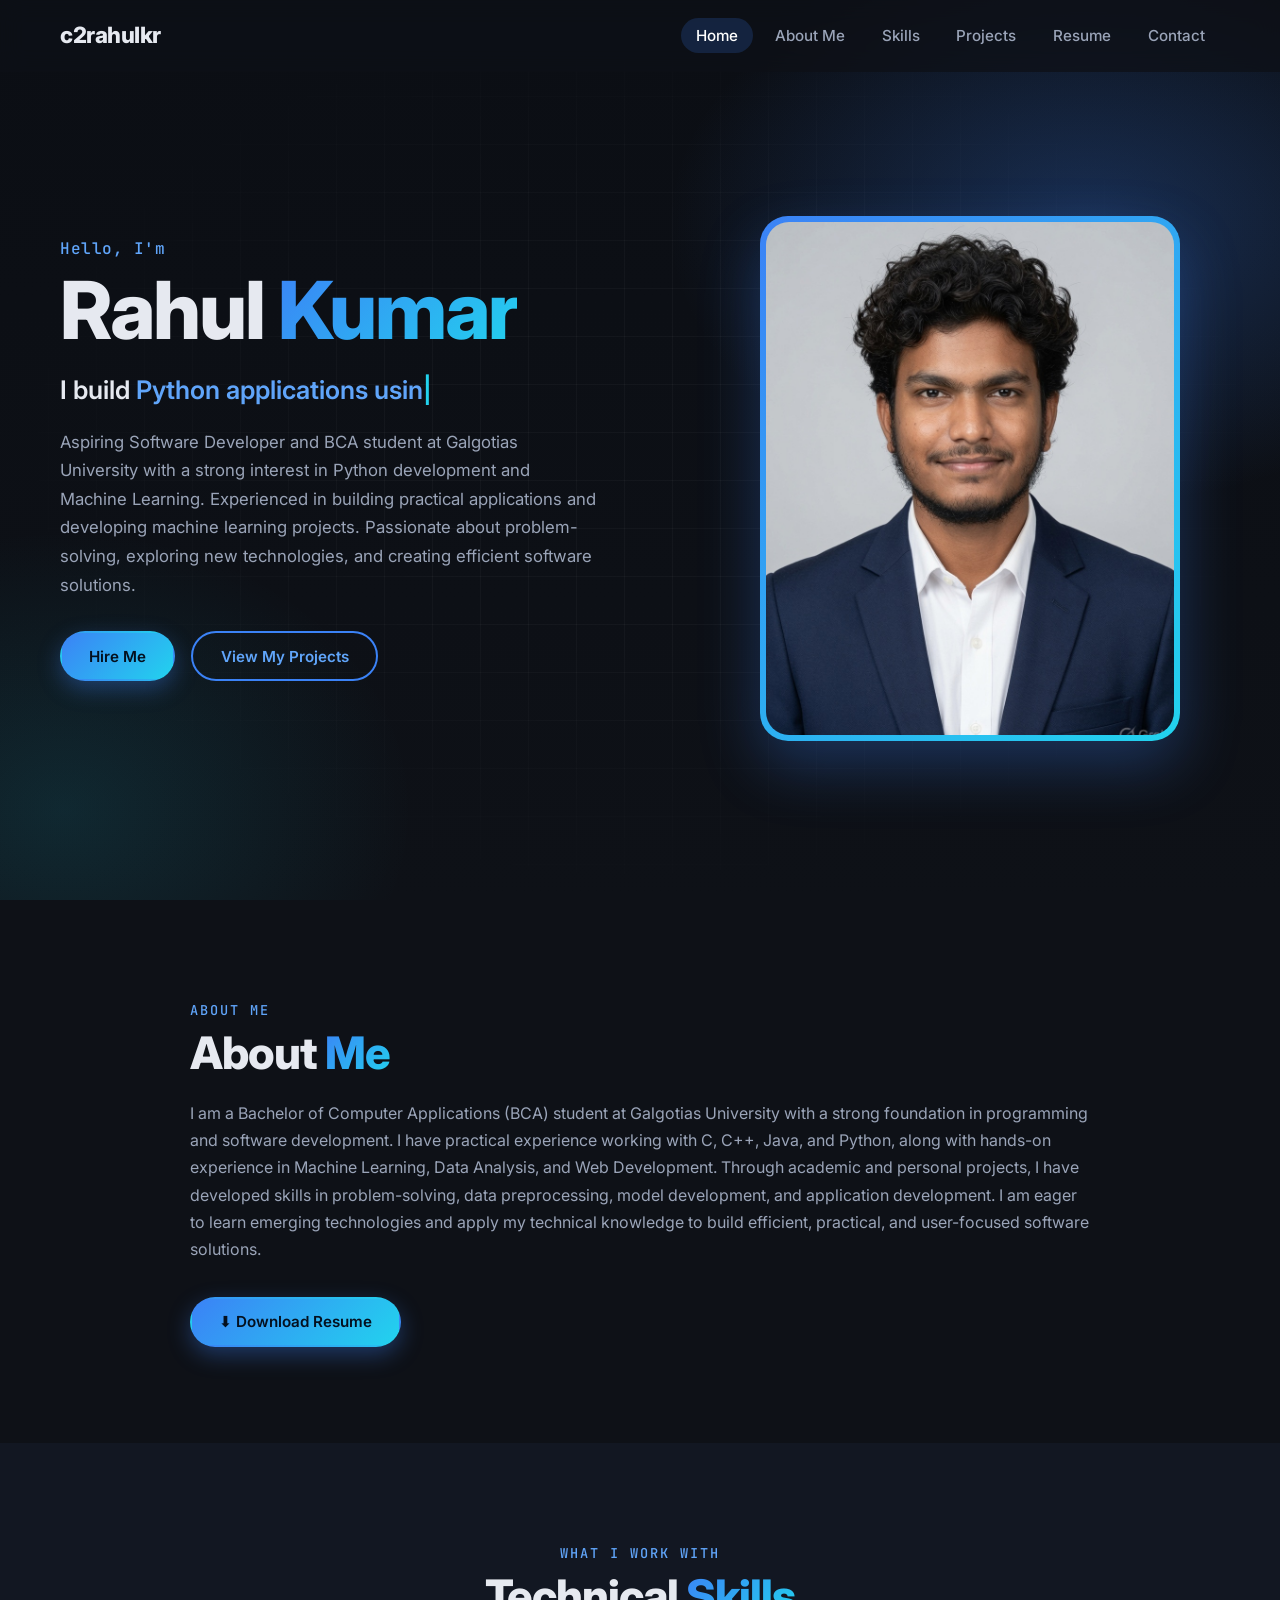
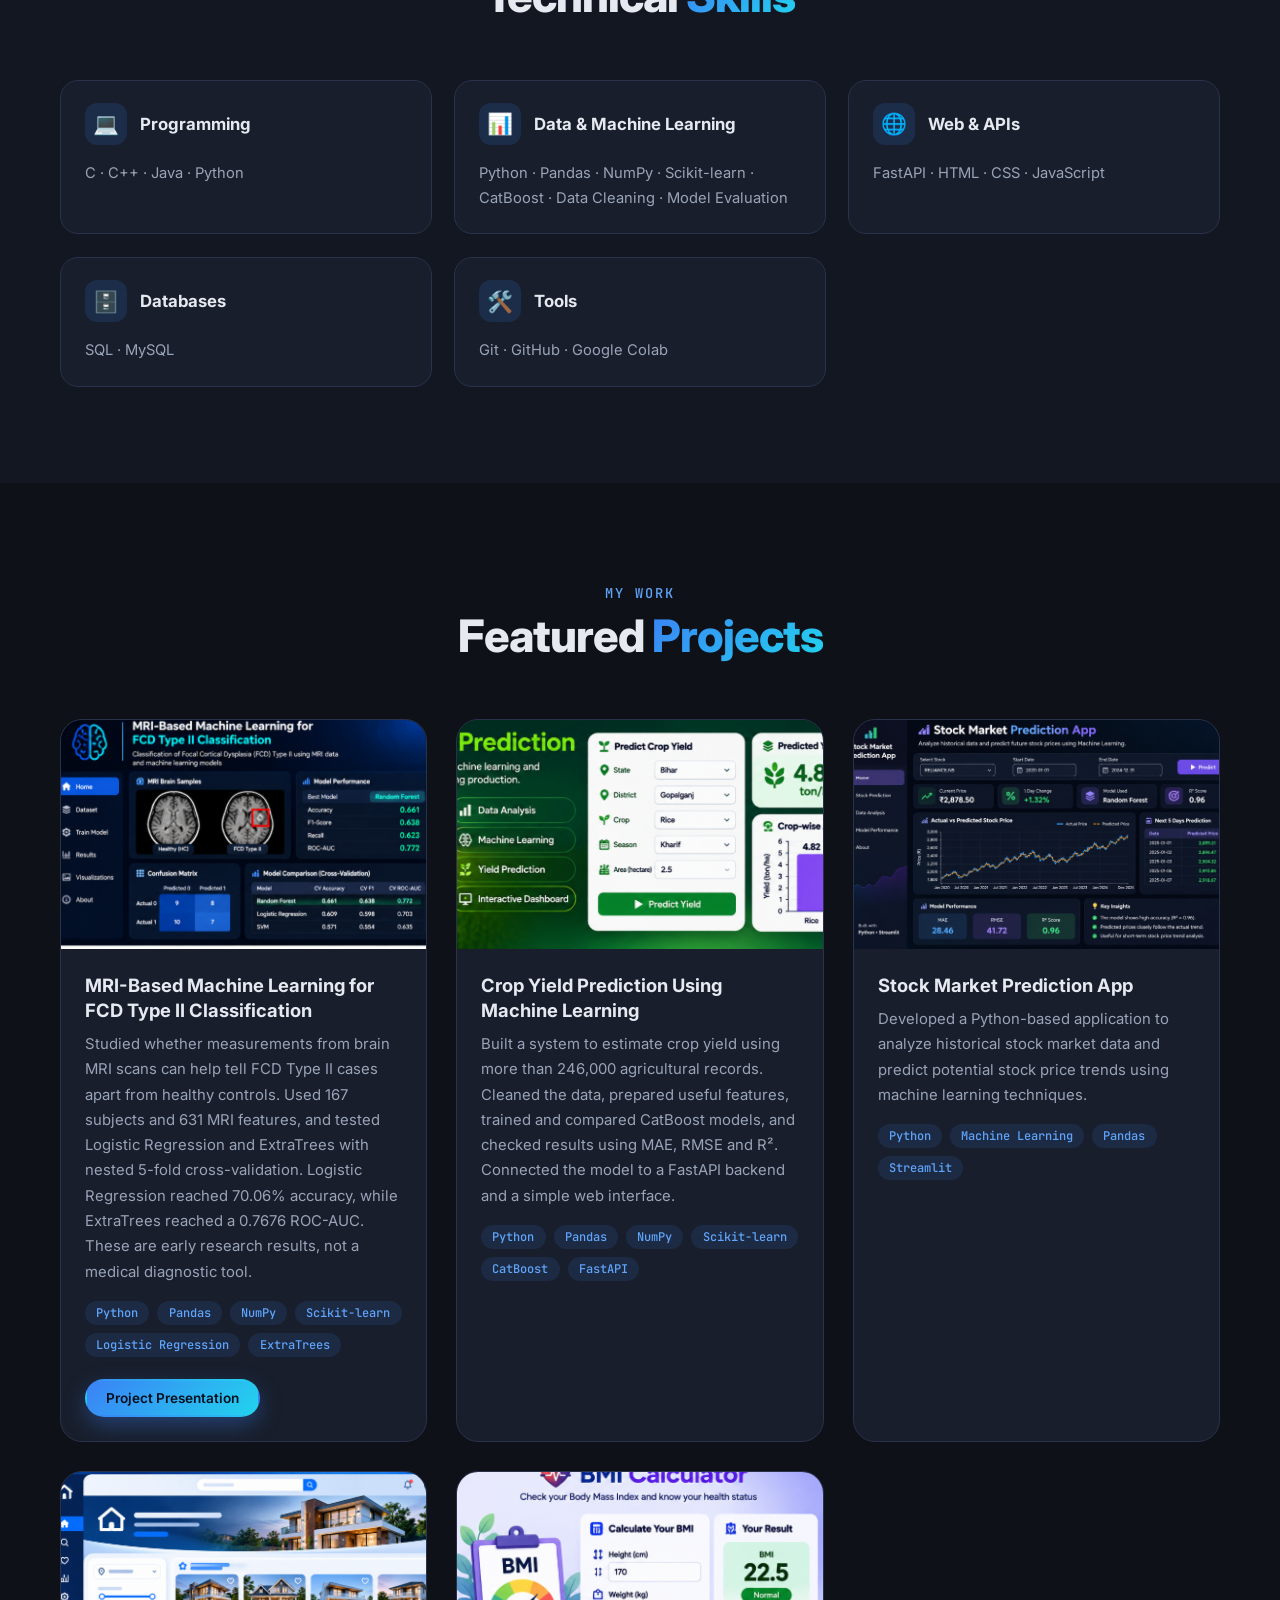
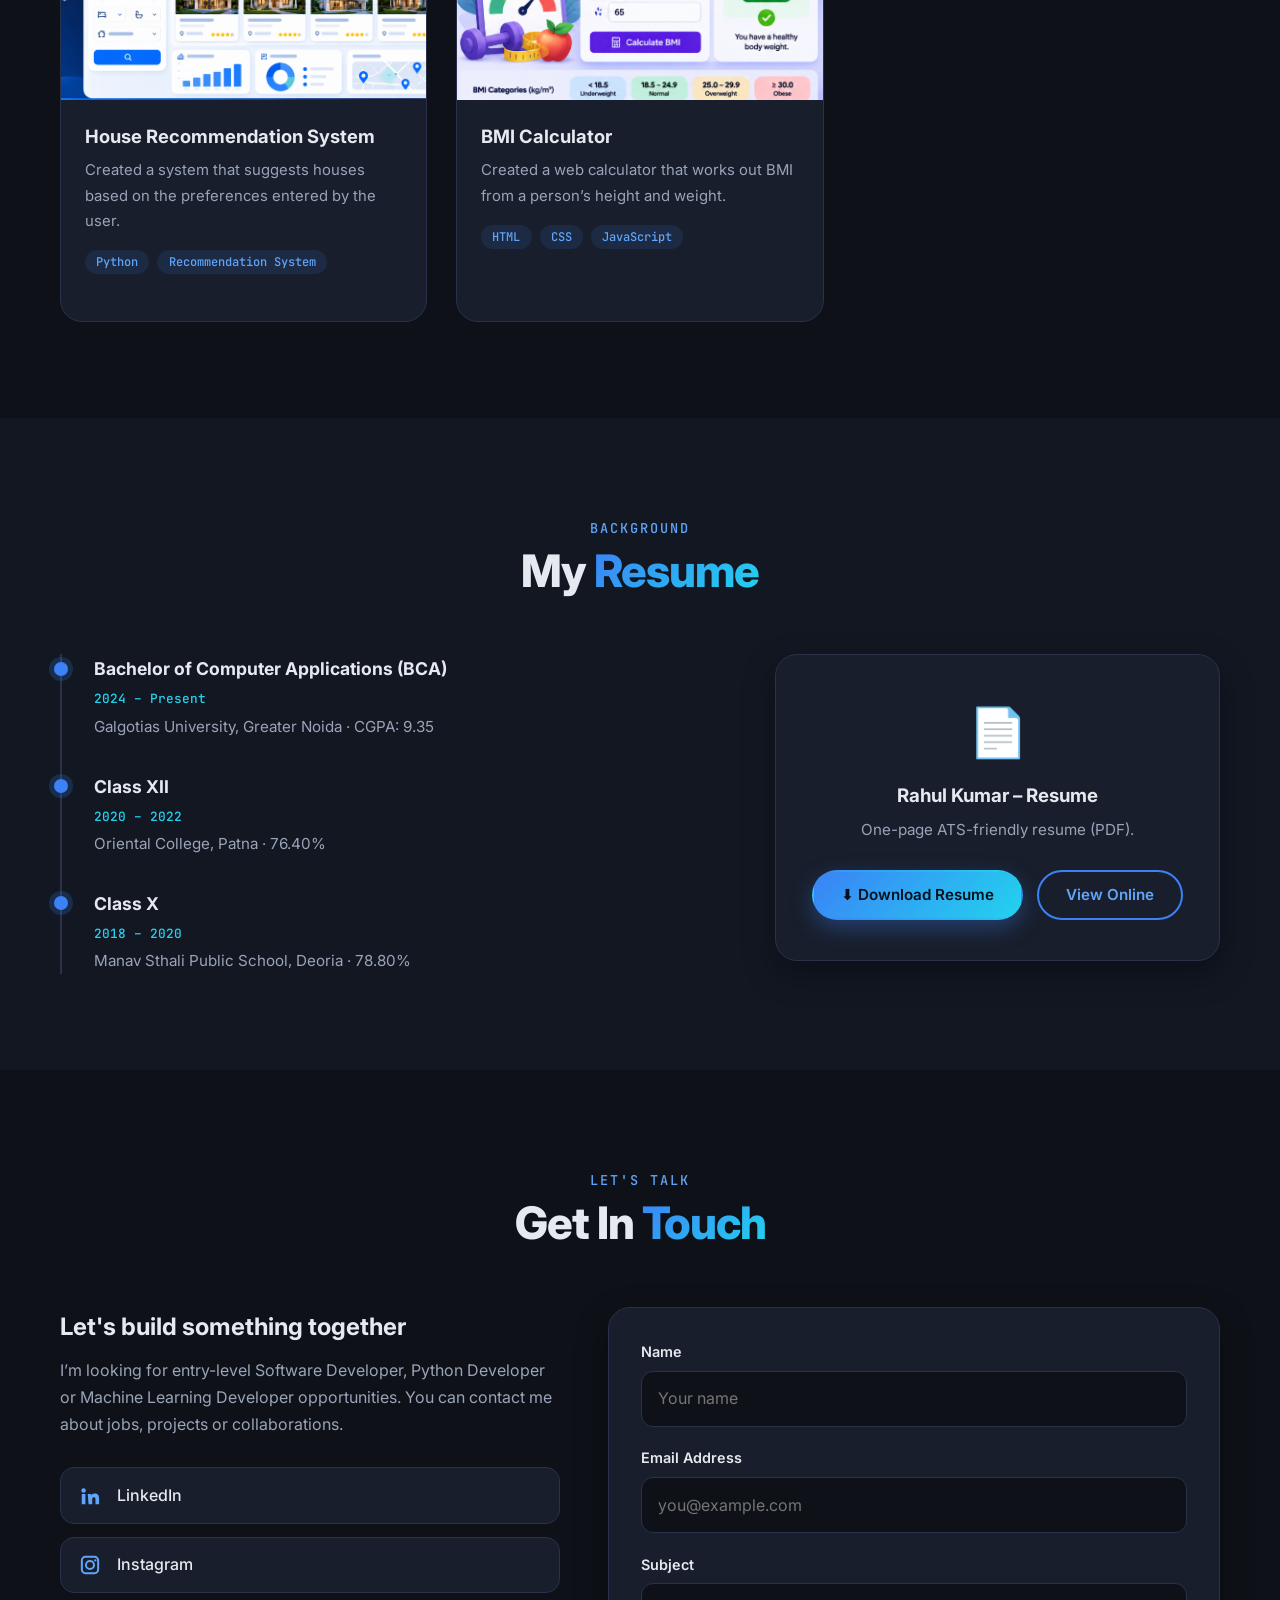
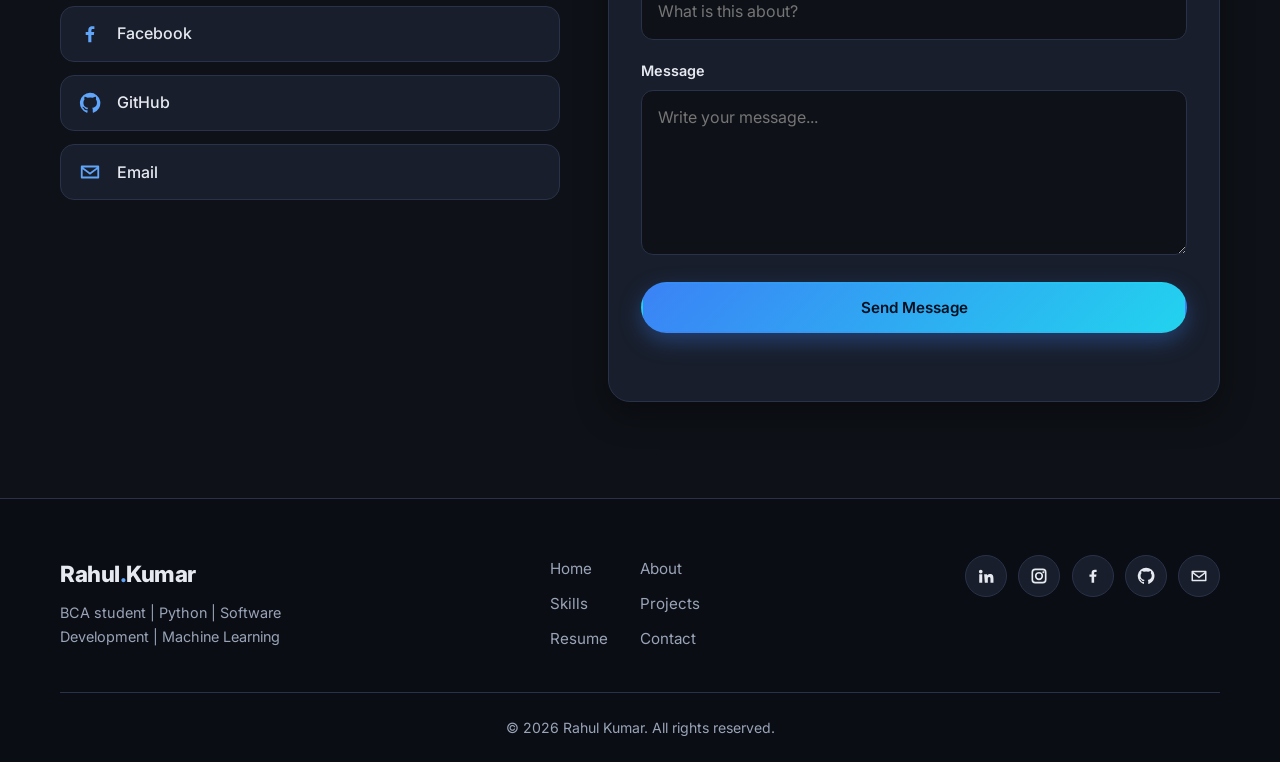
<file: Level-1/Task-1/index.html>
<!DOCTYPE html>
<html lang="en">
<head>
  <meta charset="UTF-8" />
  <meta name="viewport" content="width=device-width, initial-scale=1.0" />
  <meta name="description" content="Rahul Kumar – Software Developer, BCA student, Python and machine learning project portfolio." />
  <title>Rahul Kumar | Portfolio</title>

  <!-- Google Fonts (optional; falls back to system fonts offline) -->
  <link rel="preconnect" href="https://fonts.googleapis.com" />
  <link rel="preconnect" href="https://fonts.gstatic.com" crossorigin />
  <link href="https://fonts.googleapis.com/css2?family=Inter:wght@400;500;600;700;800&family=JetBrains+Mono:wght@500&display=swap" rel="stylesheet" />

  <link rel="stylesheet" href="style.css" />
</head>
<body>

  <!-- ===================== HEADER / NAVIGATION ===================== -->
  <header class="header" id="header">
    <nav class="nav container">
      <a href="#home" class="logo">c2rahulkr</a>

      <button class="nav-toggle" id="nav-toggle" aria-label="Toggle navigation menu" aria-expanded="false">
        <span></span><span></span><span></span>
      </button>

      <ul class="nav-menu" id="nav-menu">
        <li><a href="#home" class="nav-link active">Home</a></li>
        <li><a href="#about" class="nav-link">About Me</a></li>
        <li><a href="#skills" class="nav-link">Skills</a></li>
        <li><a href="#projects" class="nav-link">Projects</a></li>
        <li><a href="#resume" class="nav-link">Resume</a></li>
        <li><a href="#contact" class="nav-link">Contact</a></li>
      </ul>
    </nav>
  </header>

  <main>

    <!-- ===================== HERO ===================== -->
    <section class="hero" id="home">
      <div class="hero-bg" aria-hidden="true"></div>
      <div class="container hero-grid">
        <div class="hero-text">
          <span class="eyebrow">Hello, I'm</span>
          <h1>Rahul <span class="gradient-text">Kumar</span></h1>
          <p class="typed-line">I build <span id="typed" class="typed"></span><span class="cursor">|</span></p>
          <p class="hero-desc">
            Aspiring Software Developer and BCA student at Galgotias University with a strong interest in Python development and Machine Learning. Experienced in building practical applications and developing machine learning projects. Passionate about problem-solving, exploring new technologies, and creating efficient software solutions.
          </p>
          <div class="hero-buttons">
            <a href="#contact" class="btn btn-primary">Hire Me</a>
            <a href="#projects" class="btn btn-outline">View My Projects</a>
          </div>
          
        </div>

        <div class="hero-image">
          <div class="hero-img-frame">
            <img src="images/hero.jpg" alt="Rahul Kumar – portrait" />
          </div>
          
          
        </div>
      </div>
    </section>

    <!-- ===================== ABOUT ===================== -->
    <section class="section" id="about">
      <div class="container about-grid">
<div class="about-content reveal">
          <span class="section-tag">About me</span>
          <h2 class="section-title">About <span class="gradient-text">Me</span></h2>

          <p>I am a Bachelor of Computer Applications (BCA) student at Galgotias University with a strong foundation in programming and software development. I have practical experience working with C, C++, Java, and Python, along with hands-on experience in Machine Learning, Data Analysis, and Web Development. Through academic and personal projects, I have developed skills in problem-solving, data preprocessing, model development, and application development. I am eager to learn emerging technologies and apply my technical knowledge to build efficient, practical, and user-focused software solutions.</p>
<a href="resume/resume.pdf" class="btn btn-primary" download="Rahul_Kumar_Resume.pdf">⬇ Download Resume</a>
        </div>
      </div>
    </section>

    <!-- ===================== SKILLS ===================== -->
    <section class="section section-alt" id="skills">
      <div class="container">
        <div class="section-head reveal">
          <span class="section-tag">What I work with</span>
          <h2 class="section-title">Technical <span class="gradient-text">Skills</span></h2>
        </div>

        <div class="skills-grid">
          <article class="skill-card reveal">
            <div class="skill-top"><span class="skill-icon">💻</span><h3>Programming</h3></div>
            <p class="skill-description">C · C++ · Java · Python</p>
          </article>
          <article class="skill-card reveal">
            <div class="skill-top"><span class="skill-icon">📊</span><h3>Data & Machine Learning</h3></div>
            <p class="skill-description">Python · Pandas · NumPy · Scikit-learn · CatBoost · Data Cleaning · Model Evaluation</p>
          </article>
<article class="skill-card reveal">
            <div class="skill-top"><span class="skill-icon">🌐</span><h3>Web & APIs</h3></div>
            <p class="skill-description">FastAPI · HTML · CSS · JavaScript</p>
          </article>
          <article class="skill-card reveal">
            <div class="skill-top"><span class="skill-icon">🗄️</span><h3>Databases</h3></div>
            <p class="skill-description">SQL · MySQL</p>
          </article>
          <article class="skill-card reveal">
            <div class="skill-top"><span class="skill-icon">🛠️</span><h3>Tools</h3></div>
            <p class="skill-description">Git · GitHub · Google Colab</p>
          </article>
        </div>
      </div>
    </section>

    <!-- ===================== PROJECTS ===================== -->
    <section class="section" id="projects">
      <div class="container">
        <div class="section-head reveal">
          <span class="section-tag">My work</span>
          <h2 class="section-title">Featured <span class="gradient-text">Projects</span></h2>
        </div>

        <div class="projects-grid">
          <article class="project-card reveal">
            <div class="project-thumb"><img src="images/projects/fcd-classification.jpg" alt="MRI-Based Machine Learning for FCD Type II Classification" /></div>
            <div class="project-body">
              <h3>MRI-Based Machine Learning for FCD Type II Classification</h3>
              <p>Studied whether measurements from brain MRI scans can help tell FCD Type II cases apart from healthy controls. Used 167 subjects and 631 MRI features, and tested Logistic Regression and ExtraTrees with nested 5-fold cross-validation. Logistic Regression reached 70.06% accuracy, while ExtraTrees reached a 0.7676 ROC-AUC. These are early research results, not a medical diagnostic tool.</p>
              <ul class="tags"><li>Python</li><li>Pandas</li><li>NumPy</li><li>Scikit-learn</li><li>Logistic Regression</li><li>ExtraTrees</li></ul>
              <div class="project-links"><a href="documents/FCD_MRI_Project_Presentation.pptx" class="btn btn-sm btn-primary" download>Project Presentation</a></div>
            </div>
          </article>
          <article class="project-card reveal">
            <div class="project-thumb"><img src="images/projects/crop-yield.jpg" alt="Crop Yield Prediction Using Machine Learning" /></div>
            <div class="project-body">
              <h3>Crop Yield Prediction Using Machine Learning</h3>
              <p>Built a system to estimate crop yield using more than 246,000 agricultural records. Cleaned the data, prepared useful features, trained and compared CatBoost models, and checked results using MAE, RMSE and R². Connected the model to a FastAPI backend and a simple web interface.</p>
              <ul class="tags"><li>Python</li><li>Pandas</li><li>NumPy</li><li>Scikit-learn</li><li>CatBoost</li><li>FastAPI</li></ul>
            </div>
          </article>
          <article class="project-card reveal">
          <div class="project-thumb"><img src="images/projects/stock-market.jpg" alt="Stock Market Prediction App" />
            </div>

  <div class="project-body">
    <h3>Stock Market Prediction App</h3>

    <p>
      Developed a Python-based application to analyze historical
      stock market data and predict potential stock price trends
      using machine learning techniques.
    </p>

    <ul class="tags">
      <li>Python</li>
      <li>Machine Learning</li>
      <li>Pandas</li>
      <li>Streamlit</li>
    </ul>

    
  </div>
</article>
          <article class="project-card reveal">
            <div class="project-thumb"><img src="images/projects/image.png" alt="House Recommendation System" /></div>
            <div class="project-body">
              <h3>House Recommendation System</h3>
              <p>Created a system that suggests houses based on the preferences entered by the user.</p>
              <ul class="tags"><li>Python</li><li>Recommendation System</li></ul>
            </div>
          </article>
          <article class="project-card reveal">
            <div class="project-thumb"><img src="images/projects/050900.png" alt="BMI Calculator" /></div>
            <div class="project-body">
              <h3>BMI Calculator</h3>
              <p>Created a web calculator that works out BMI from a person’s height and weight.</p>
              <ul class="tags"><li>HTML</li><li>CSS</li><li>JavaScript</li></ul>
            </div>
          </article>
        </div>
      </div>
    </section>

    <!-- ===================== RESUME ===================== -->
    <section class="section section-alt" id="resume">
      <div class="container">
        <div class="section-head reveal">
          <span class="section-tag">Background</span>
          <h2 class="section-title">My <span class="gradient-text">Resume</span></h2>
        </div>

        <div class="resume-wrap reveal">
          <div class="timeline">
            <div class="timeline-item">
              <span class="dot"></span>
              <h3>Bachelor of Computer Applications (BCA)</h3>
              <span class="date">2024 – Present</span>
              <p>Galgotias University, Greater Noida · CGPA: 9.35</p>
            </div>
            <div class="timeline-item">
              <span class="dot"></span>
              <h3>Class XII</h3>
              <span class="date">2020 – 2022</span>
              <p>Oriental College, Patna · 76.40%</p>
            </div>
            <div class="timeline-item">
              <span class="dot"></span>
              <h3>Class X</h3>
              <span class="date">2018 – 2020</span>
              <p>Manav Sthali Public School, Deoria · 78.80%</p>
            </div>
          </div>

          <div class="resume-card">
            <div class="resume-icon">📄</div>
            <h3>Rahul Kumar &ndash; Resume</h3>
            <p>One-page ATS-friendly resume (PDF).</p>
            <a href="resume/resume.pdf" class="btn btn-primary" download="Rahul_Kumar_Resume.pdf">⬇ Download Resume</a>
            <a href="resume/resume.pdf" class="btn btn-outline" target="_blank" rel="noopener">View Online</a>
          </div>
        </div>
      </div>
    </section>

    <!-- ===================== CONTACT ===================== -->
    <section class="section" id="contact">
      <div class="container">
        <div class="section-head reveal">
          <span class="section-tag">Let's talk</span>
          <h2 class="section-title">Get In <span class="gradient-text">Touch</span></h2>
        </div>

        <div class="contact-grid">
          <div class="contact-info reveal">
            <h3>Let's build something together</h3>
            <p>
              I’m looking for entry-level Software Developer, Python Developer or Machine Learning Developer opportunities. You can contact me about jobs, projects or collaborations.
            </p>

            <ul class="socials">
              <li><a href="https://www.linkedin.com/in/c2rahulkr/" target="_blank" rel="noopener noreferrer" aria-label="LinkedIn">
                <svg viewBox="0 0 24 24" aria-hidden="true"><path d="M4.98 3.5a2.5 2.5 0 1 1 0 5 2.5 2.5 0 0 1 0-5zM3 9.75h4V21H3zM9.5 9.75h3.8v1.6h.06c.53-1 1.84-2.05 3.79-2.05 4.05 0 4.8 2.67 4.8 6.13V21h-4v-4.9c0-1.17-.02-2.67-1.63-2.67-1.63 0-1.88 1.27-1.88 2.59V21h-4z"/></svg><span>LinkedIn</span></a></li>
              <li><a href="https://www.instagram.com/c2rahulkr" target="_blank" rel="noopener noreferrer" aria-label="Instagram">
                <svg viewBox="0 0 24 24" aria-hidden="true"><path d="M7 2h10a5 5 0 0 1 5 5v10a5 5 0 0 1-5 5H7a5 5 0 0 1-5-5V7a5 5 0 0 1 5-5zm0 2.2A2.8 2.8 0 0 0 4.2 7v10A2.8 2.8 0 0 0 7 19.8h10a2.8 2.8 0 0 0 2.8-2.8V7A2.8 2.8 0 0 0 17 4.2H7zm5 2.3a5.5 5.5 0 1 1 0 11 5.5 5.5 0 0 1 0-11zm0 2.2a3.3 3.3 0 1 0 0 6.6 3.3 3.3 0 0 0 0-6.6zm5.8-3.1a1.3 1.3 0 1 1 0 2.6 1.3 1.3 0 0 1 0-2.6z"/></svg><span>Instagram</span></a></li>
              <li><a href="https://www.facebook.com/c2rahulkr" target="_blank" rel="noopener noreferrer" aria-label="Facebook">
                <svg viewBox="0 0 24 24" aria-hidden="true"><path d="M13.5 21v-8h2.7l.4-3.1h-3.1V8c0-.9.3-1.5 1.6-1.5h1.7V3.7c-.3 0-1.3-.1-2.5-.1-2.5 0-4.2 1.5-4.2 4.3v2H7.3V13h2.8v8h3.4z"/></svg><span>Facebook</span></a></li>
              <li><a href="https://github.com/c2rahulkr" target="_blank" rel="noopener noreferrer" aria-label="GitHub">
                <svg viewBox="0 0 24 24" aria-hidden="true"><path d="M12 .9a11.1 11.1 0 0 0-3.5 21.6c.6.1.8-.2.8-.6v-2.1c-3.2.7-3.9-1.4-3.9-1.4-.5-1.3-1.3-1.6-1.3-1.6-1-.7.1-.7.1-.7 1.1.1 1.7 1.1 1.7 1.1 1 .1.8 2.1 3.5 1.5.1-.7.4-1.2.7-1.5-2.6-.3-5.3-1.3-5.3-5.8 0-1.3.5-2.3 1.2-3.1-.1-.3-.5-1.5.1-3.1 0 0 1-.3 3.2 1.2a11 11 0 0 1 5.8 0c2.2-1.5 3.2-1.2 3.2-1.2.6 1.6.2 2.8.1 3.1.8.8 1.2 1.8 1.2 3.1 0 4.5-2.7 5.5-5.3 5.8.4.3.7 1 .7 1.9v2.8c0 .4.2.7.8.6A11.1 11.1 0 0 0 12 .9z"/></svg><span>GitHub</span></a></li>
              <li><a href="mailto:situ8521@gmail.com" aria-label="Email">
                <svg viewBox="0 0 24 24" aria-hidden="true"><path d="M3 5h18a1 1 0 0 1 1 1v12a1 1 0 0 1-1 1H3a1 1 0 0 1-1-1V6a1 1 0 0 1 1-1zm1.6 2L12 12.6 19.4 7zM4 9v8h16V9l-8 6z"/></svg><span>Email</span></a></li>
            </ul>
          </div>

          <!--
            Form opens the visitor's email app via mailto: (no backend needed).
            The contact form opens the visitor’s email app using the address configured in script.js.
          -->
          <form class="contact-form reveal" id="contact-form" novalidate>
            <div class="form-group">
              <label for="name">Name</label>
              <input type="text" id="name" name="name" placeholder="Your name" required />
            </div>
            <div class="form-group">
              <label for="email">Email Address</label>
              <input type="email" id="email" name="email" placeholder="you@example.com" required />
            </div>
            <div class="form-group">
              <label for="subject">Subject</label>
              <input type="text" id="subject" name="subject" placeholder="What is this about?" required />
            </div>
            <div class="form-group">
              <label for="message">Message</label>
              <textarea id="message" name="message" rows="5" placeholder="Write your message..." required></textarea>
            </div>
            <button type="submit" class="btn btn-primary btn-block">Send Message</button>
            <p class="form-status" id="form-status" role="status"></p>
          </form>
        </div>
      </div>
    </section>
  </main>

  <!-- ===================== FOOTER ===================== -->
  <footer class="footer">
    <div class="container footer-grid">
      <div>
        <a href="#home" class="logo">Rahul<span>.</span>Kumar</a>
        <p class="footer-note">BCA student | Python | Software Development | Machine Learning</p>
      </div>

      <ul class="footer-links">
        <li><a href="#home">Home</a></li>
        <li><a href="#about">About</a></li>
        <li><a href="#skills">Skills</a></li>
        <li><a href="#projects">Projects</a></li>
        <li><a href="#resume">Resume</a></li>
        <li><a href="#contact">Contact</a></li>
      </ul>

      <ul class="footer-socials">
        <li><a href="https://www.linkedin.com/in/c2rahulkr/" target="_blank" rel="noopener noreferrer" aria-label="LinkedIn">
          <svg viewBox="0 0 24 24" aria-hidden="true"><path d="M4.98 3.5a2.5 2.5 0 1 1 0 5 2.5 2.5 0 0 1 0-5zM3 9.75h4V21H3zM9.5 9.75h3.8v1.6h.06c.53-1 1.84-2.05 3.79-2.05 4.05 0 4.8 2.67 4.8 6.13V21h-4v-4.9c0-1.17-.02-2.67-1.63-2.67-1.63 0-1.88 1.27-1.88 2.59V21h-4z"/></svg></a></li>
        <li><a href="https://www.instagram.com/c2rahulkr" target="_blank" rel="noopener noreferrer" aria-label="Instagram">
          <svg viewBox="0 0 24 24" aria-hidden="true"><path d="M7 2h10a5 5 0 0 1 5 5v10a5 5 0 0 1-5 5H7a5 5 0 0 1-5-5V7a5 5 0 0 1 5-5zm0 2.2A2.8 2.8 0 0 0 4.2 7v10A2.8 2.8 0 0 0 7 19.8h10a2.8 2.8 0 0 0 2.8-2.8V7A2.8 2.8 0 0 0 17 4.2H7zm5 2.3a5.5 5.5 0 1 1 0 11 5.5 5.5 0 0 1 0-11zm0 2.2a3.3 3.3 0 1 0 0 6.6 3.3 3.3 0 0 0 0-6.6zm5.8-3.1a1.3 1.3 0 1 1 0 2.6 1.3 1.3 0 0 1 0-2.6z"/></svg></a></li>
        <li><a href="https://www.facebook.com/c2rahulkr" target="_blank" rel="noopener noreferrer" aria-label="Facebook">
          <svg viewBox="0 0 24 24" aria-hidden="true"><path d="M13.5 21v-8h2.7l.4-3.1h-3.1V8c0-.9.3-1.5 1.6-1.5h1.7V3.7c-.3 0-1.3-.1-2.5-.1-2.5 0-4.2 1.5-4.2 4.3v2H7.3V13h2.8v8h3.4z"/></svg></a></li>
        <li><a href="https://github.com/c2rahulkr" target="_blank" rel="noopener noreferrer" aria-label="GitHub">
          <svg viewBox="0 0 24 24" aria-hidden="true"><path d="M12 .9a11.1 11.1 0 0 0-3.5 21.6c.6.1.8-.2.8-.6v-2.1c-3.2.7-3.9-1.4-3.9-1.4-.5-1.3-1.3-1.6-1.3-1.6-1-.7.1-.7.1-.7 1.1.1 1.7 1.1 1.7 1.1 1 .1.8 2.1 3.5 1.5.1-.7.4-1.2.7-1.5-2.6-.3-5.3-1.3-5.3-5.8 0-1.3.5-2.3 1.2-3.1-.1-.3-.5-1.5.1-3.1 0 0 1-.3 3.2 1.2a11 11 0 0 1 5.8 0c2.2-1.5 3.2-1.2 3.2-1.2.6 1.6.2 2.8.1 3.1.8.8 1.2 1.8 1.2 3.1 0 4.5-2.7 5.5-5.3 5.8.4.3.7 1 .7 1.9v2.8c0 .4.2.7.8.6A11.1 11.1 0 0 0 12 .9z"/></svg></a></li>
        <li><a href="mailto:situ8521@gmail.com" aria-label="Email">
          <svg viewBox="0 0 24 24" aria-hidden="true"><path d="M3 5h18a1 1 0 0 1 1 1v12a1 1 0 0 1-1 1H3a1 1 0 0 1-1-1V6a1 1 0 0 1 1-1zm1.6 2L12 12.6 19.4 7zM4 9v8h16V9l-8 6z"/></svg></a></li>
      </ul>
    </div>

    <div class="container footer-bottom">
      <p>&copy; <span id="year">2026</span> Rahul Kumar. All rights reserved.</p>
    </div>
  </footer>

  <!-- Back to Top -->
  <button class="back-to-top" id="back-to-top" aria-label="Back to top">↑</button>

  <script src="script.js"></script>
</body>
</html>
</file>
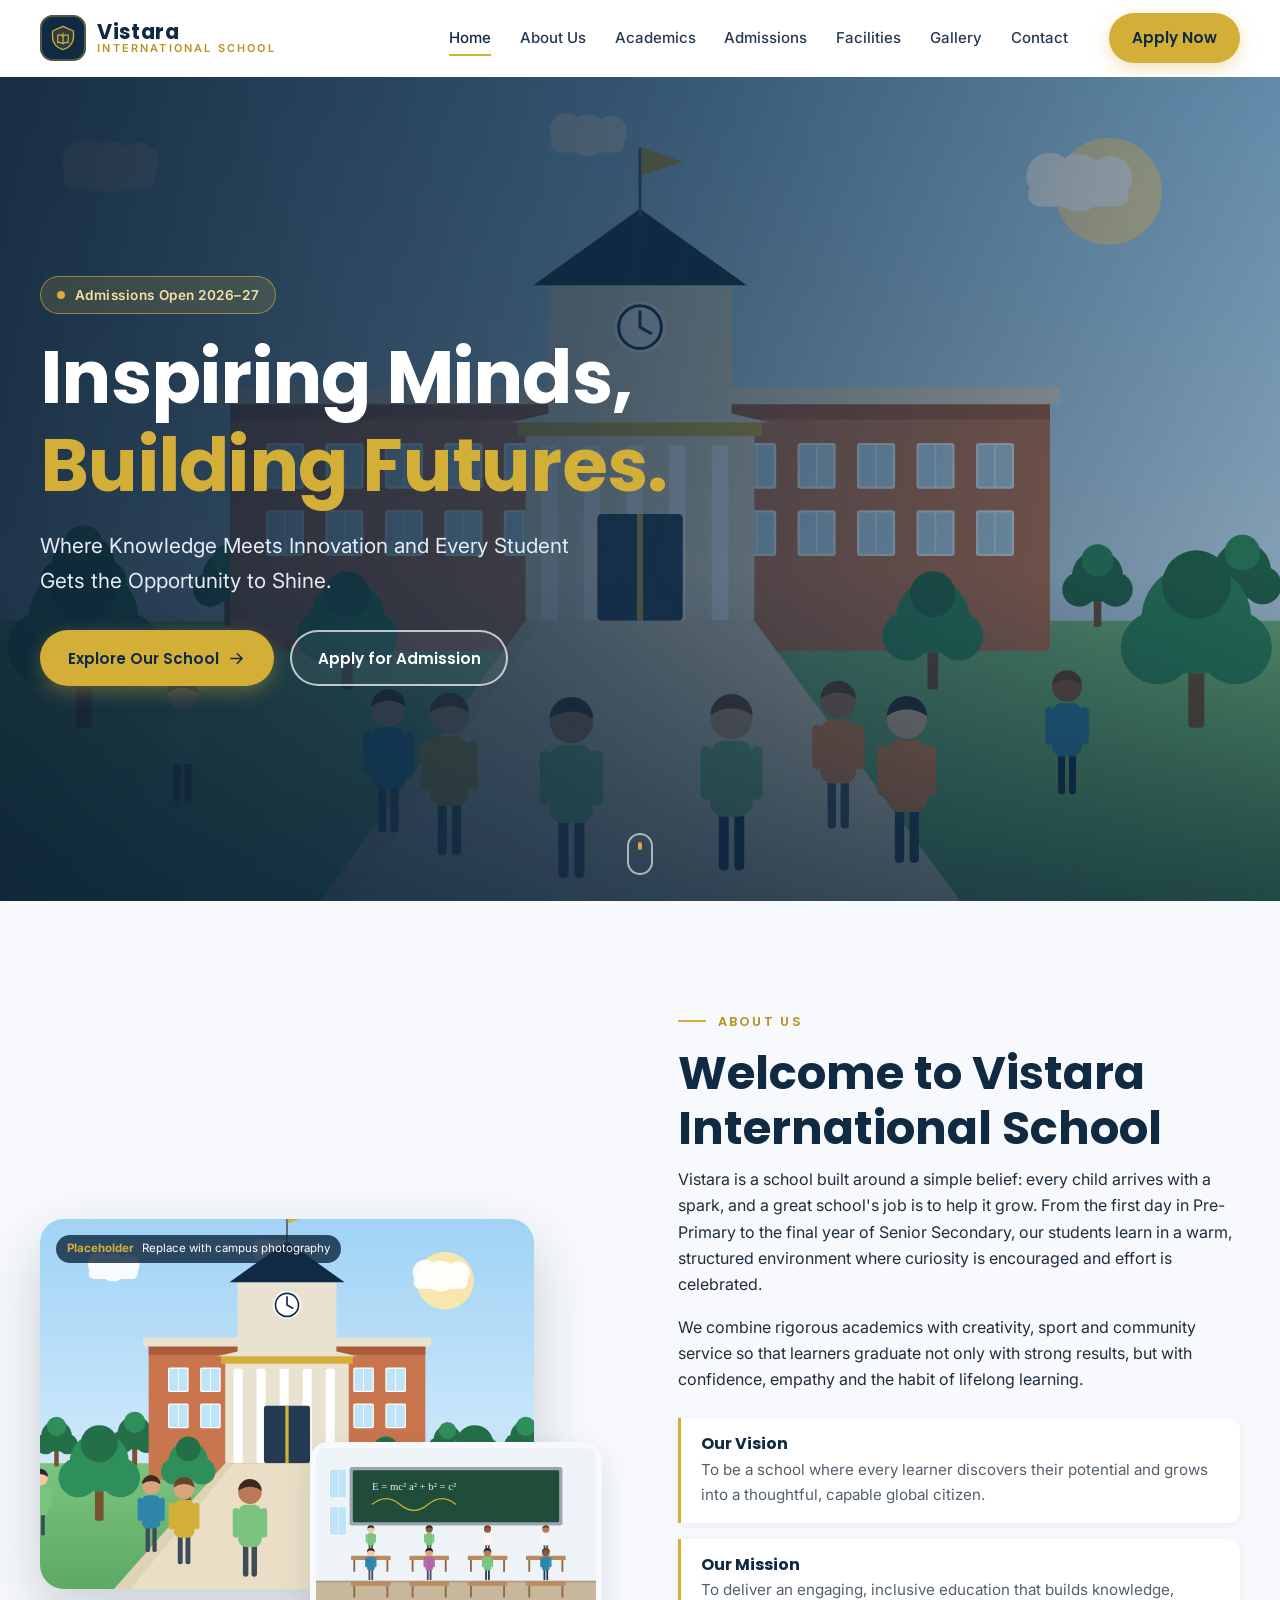
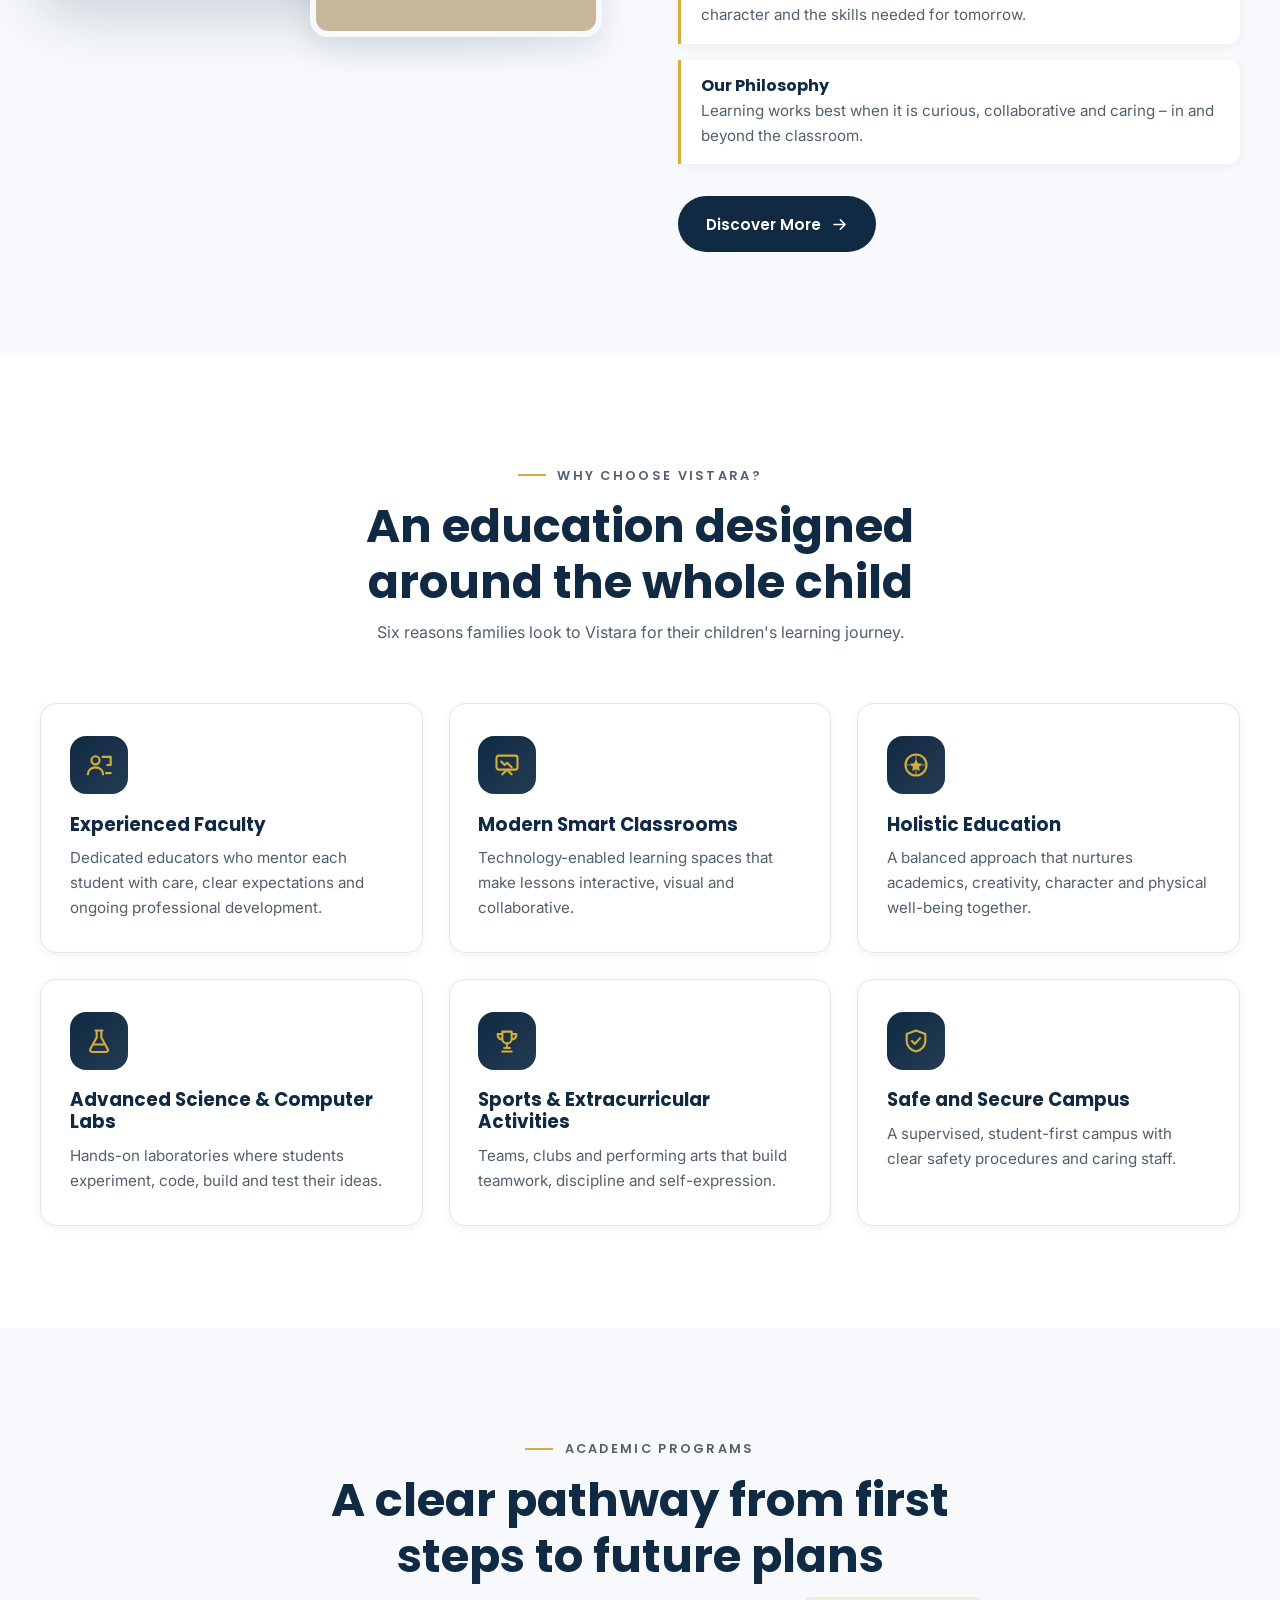
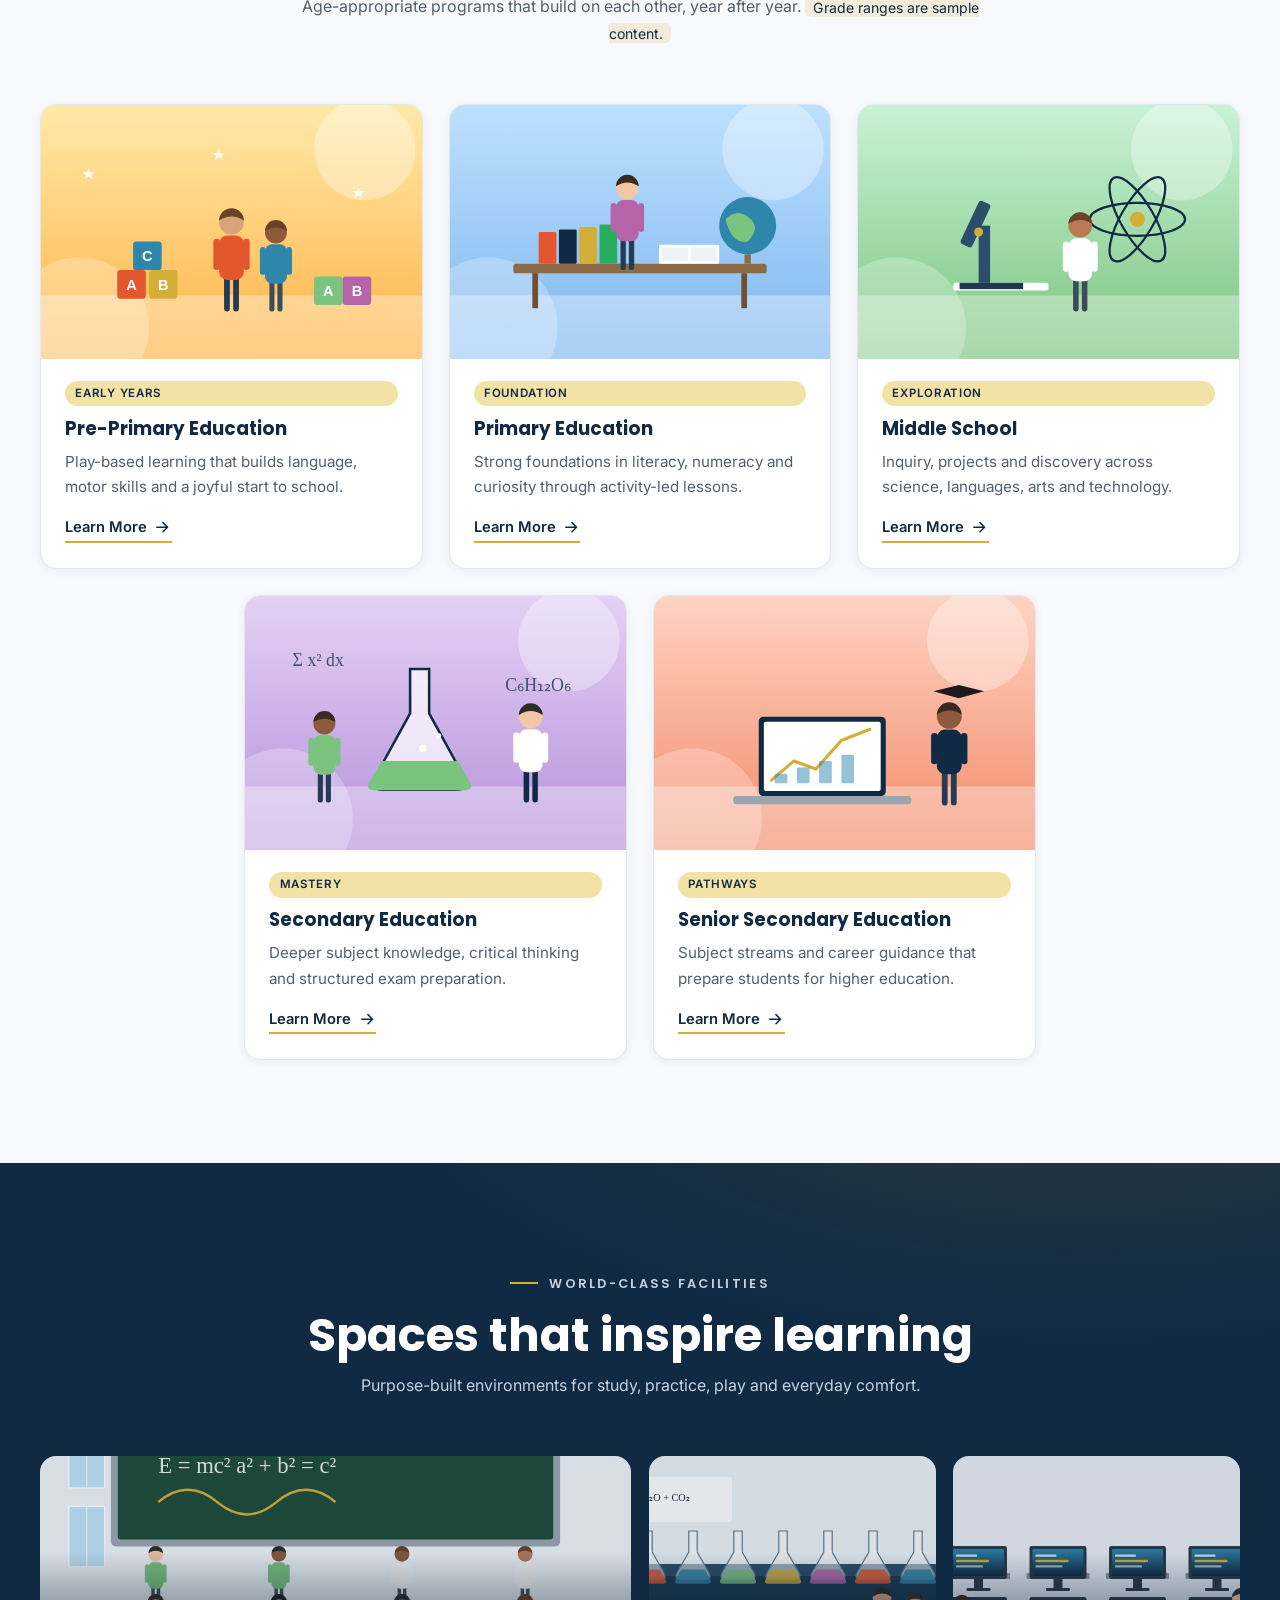
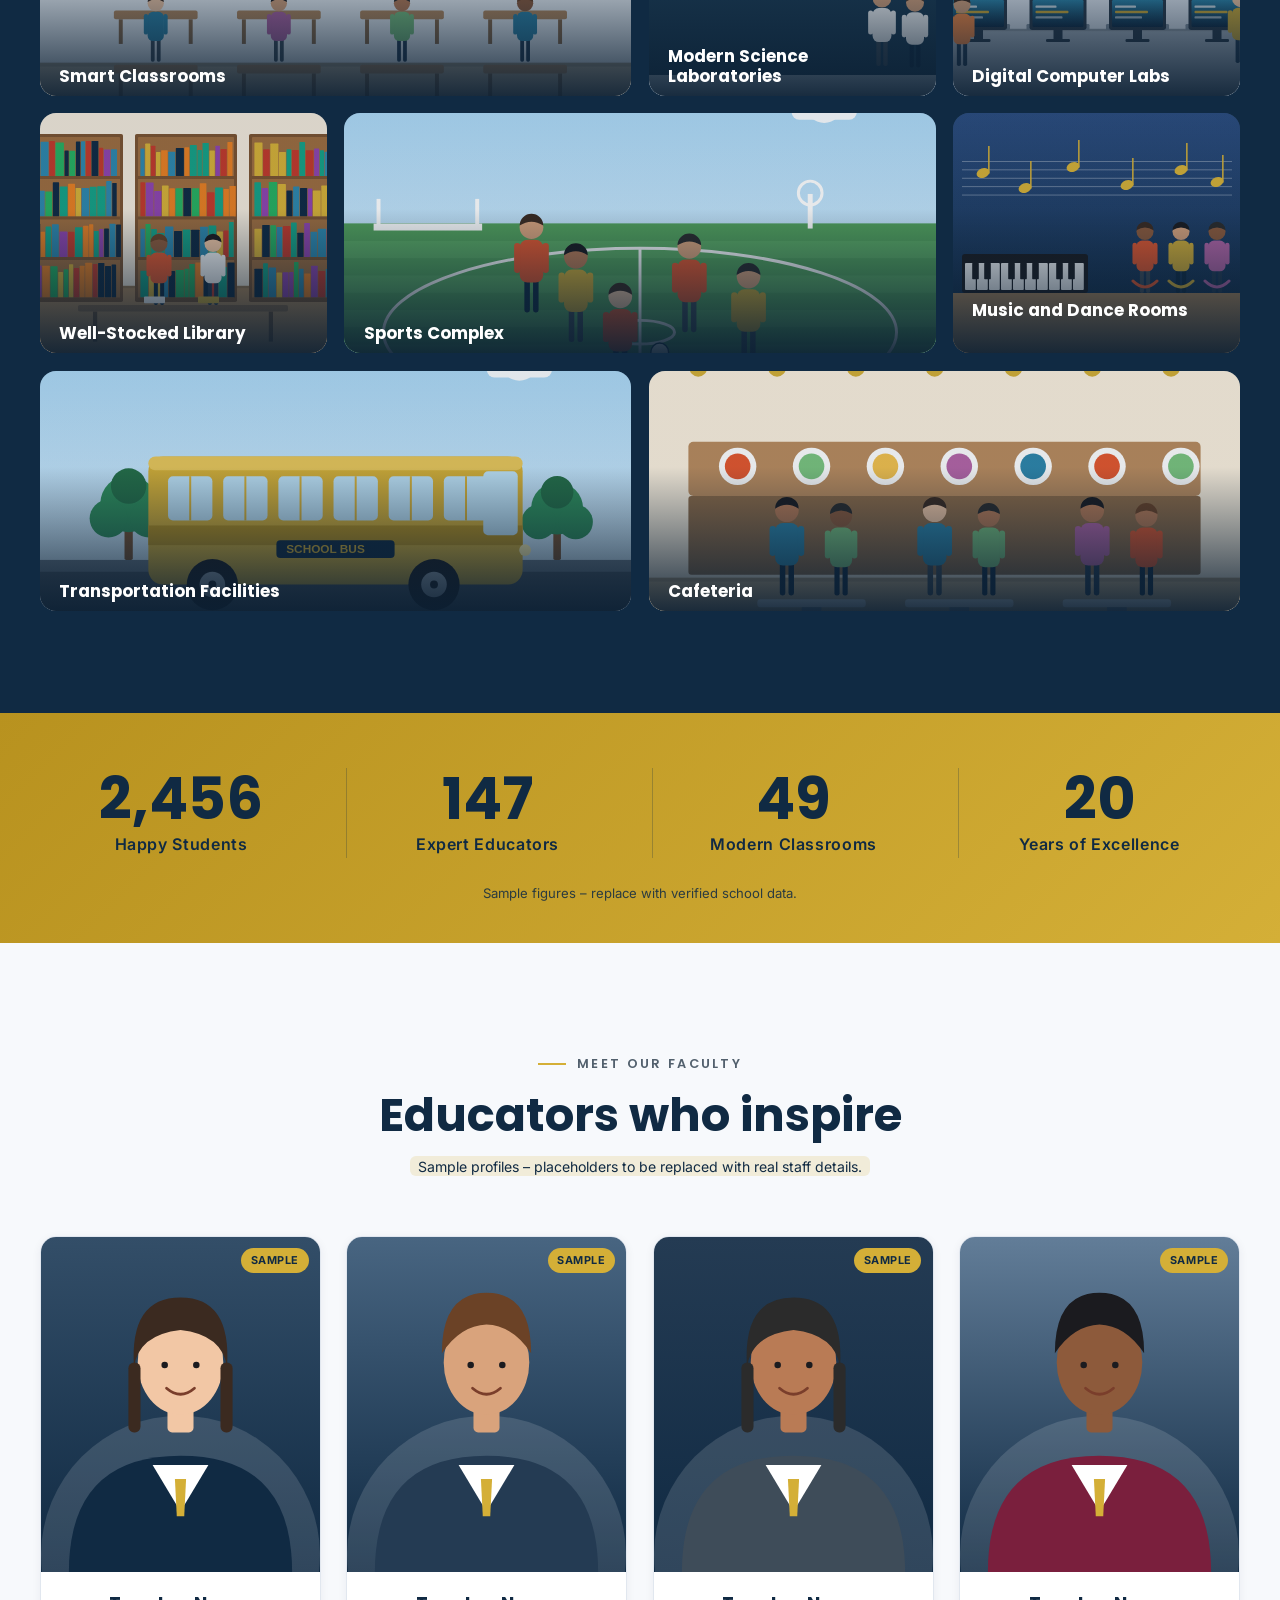
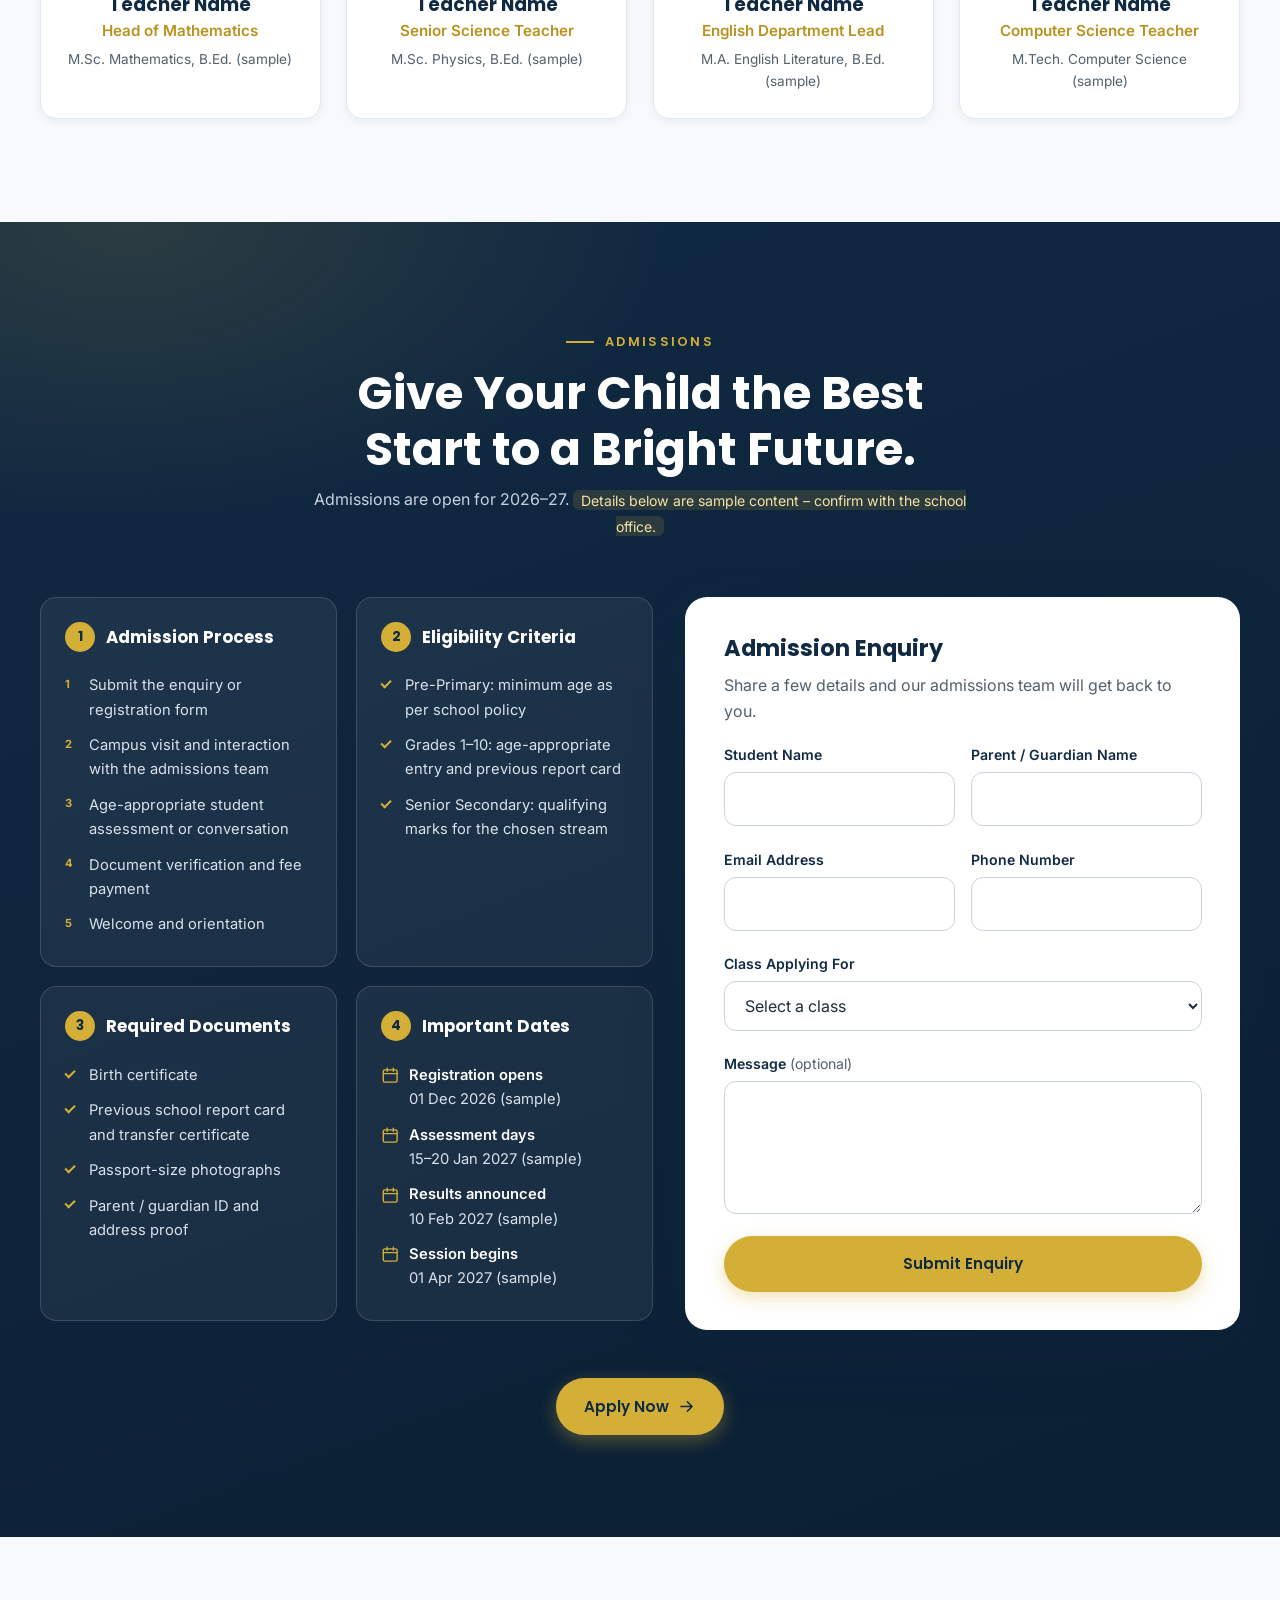
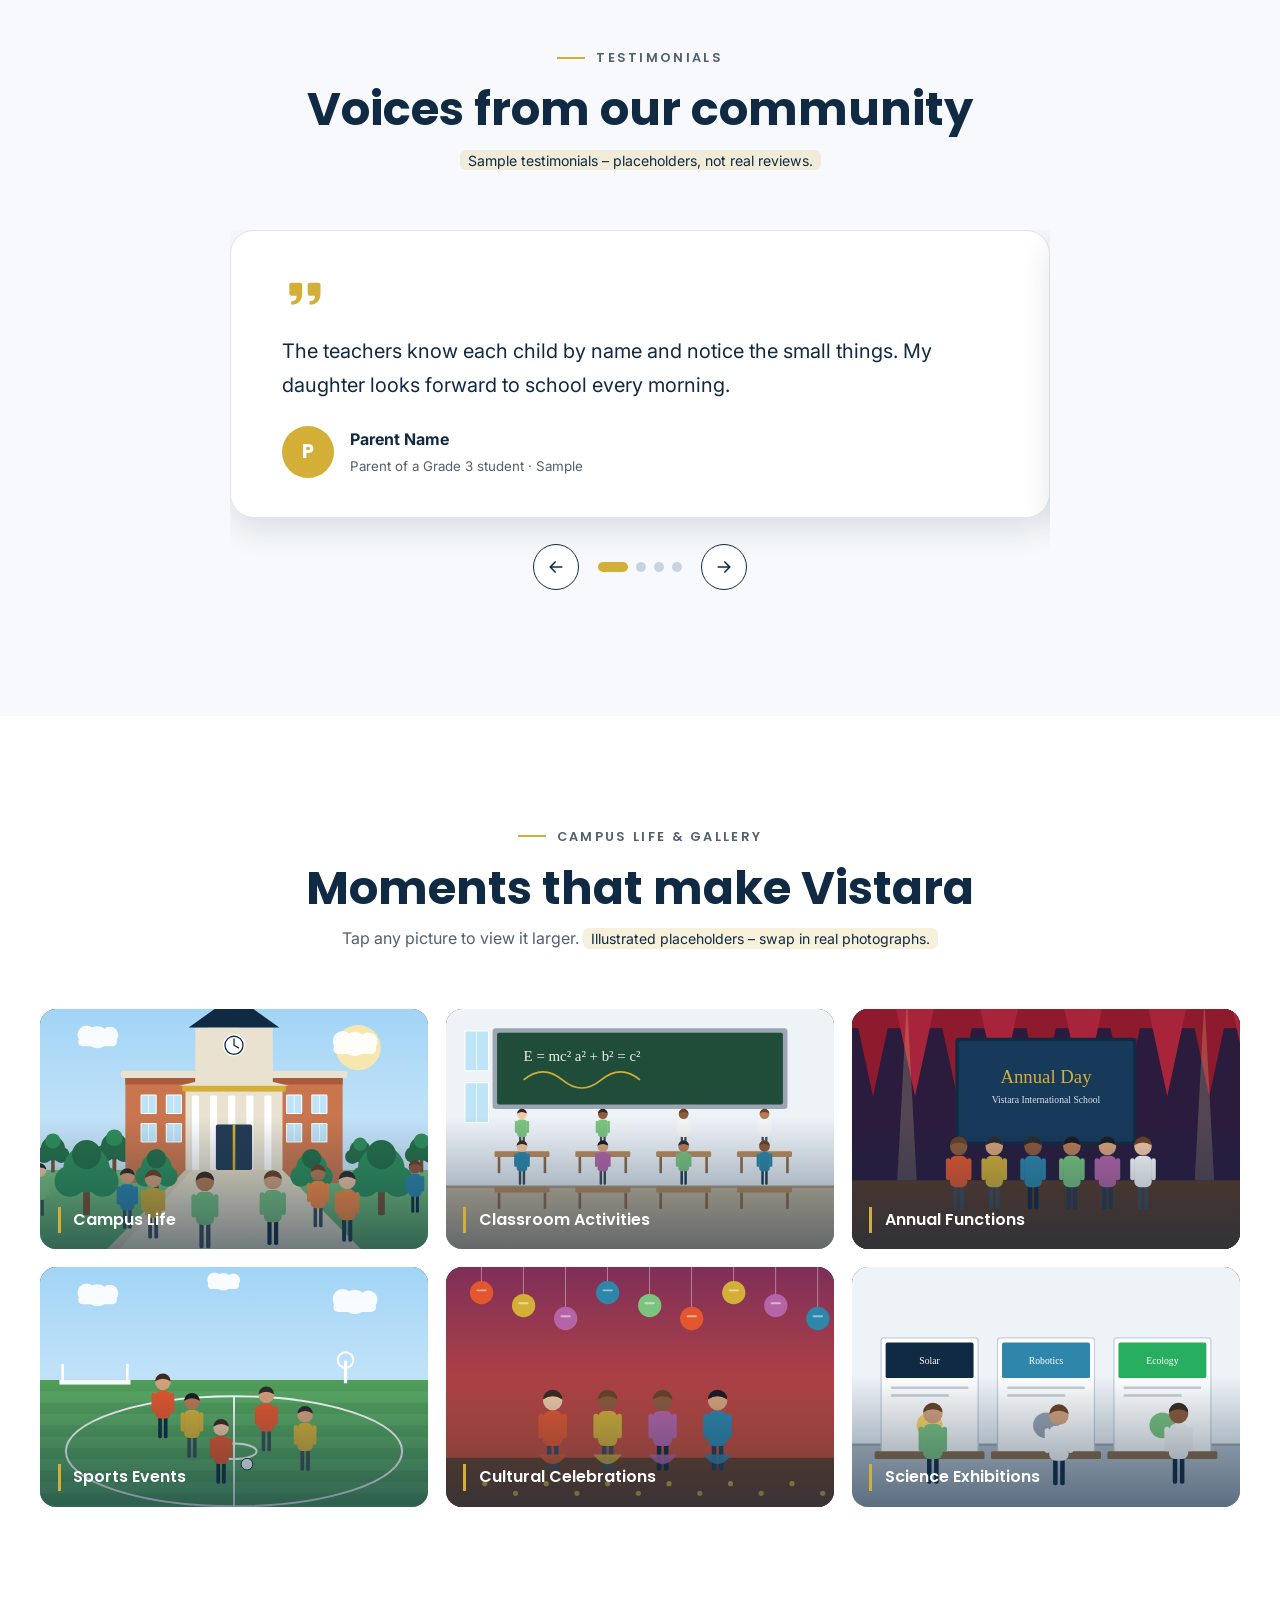
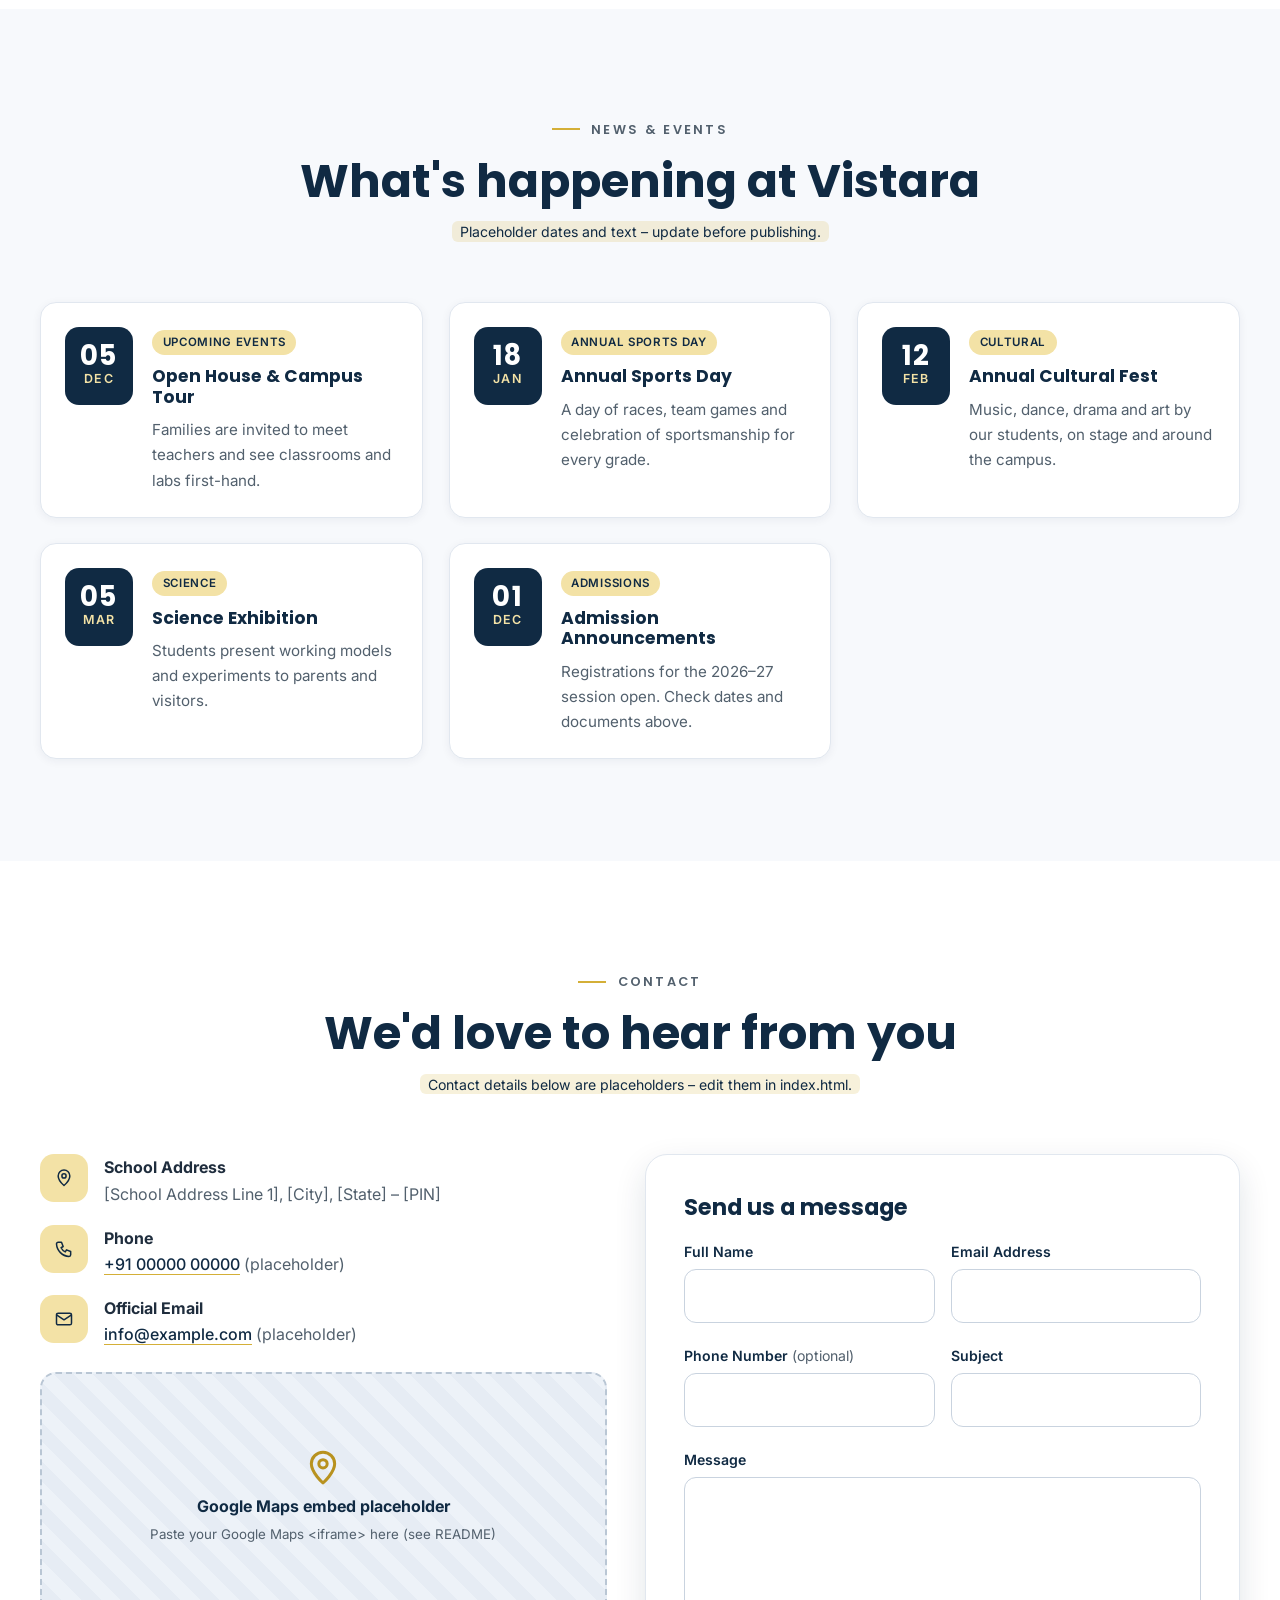
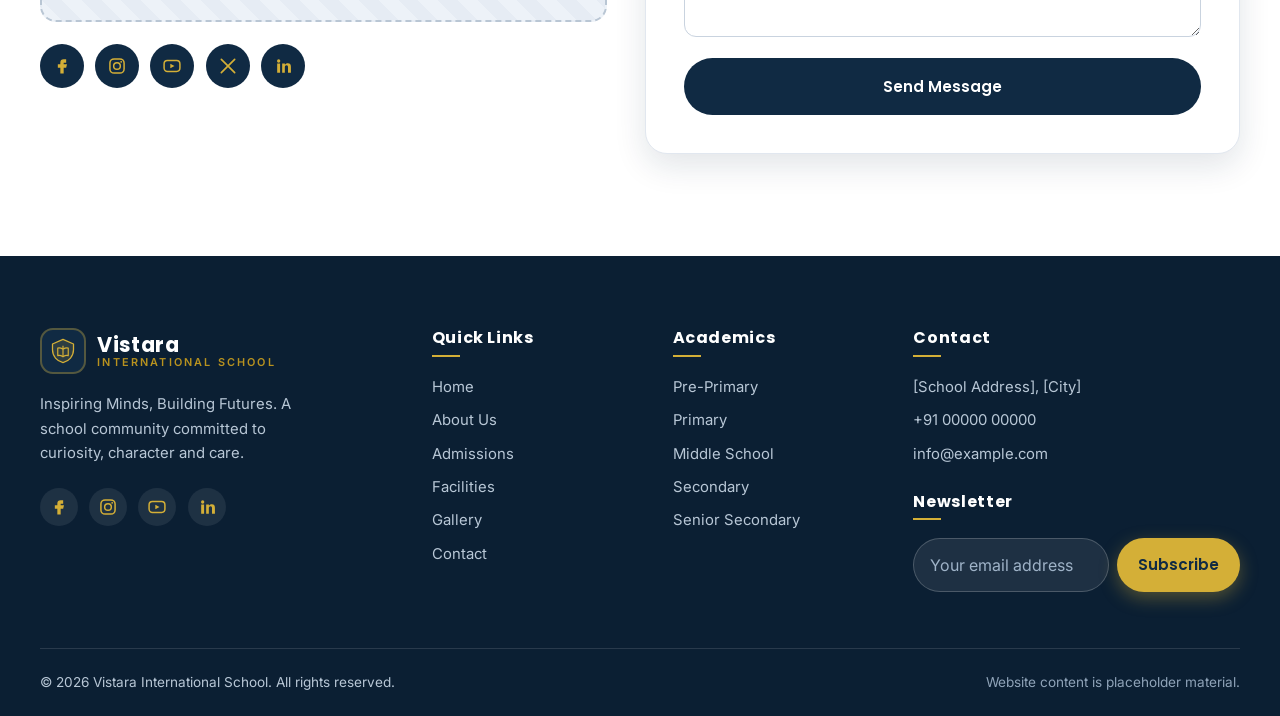
<file: Level-1/Task-2/index.html>
<!DOCTYPE html>
<html lang="en">
<head>
  <meta charset="UTF-8">
  <meta name="viewport" content="width=device-width, initial-scale=1">
  <title>Vistara International School | Inspiring Minds, Building Futures</title>
  <meta name="description" content="Vistara International School – a modern international school offering Pre-Primary to Senior Secondary education. Admissions open 2026–27.">
  <meta name="theme-color" content="#102A43">
  <meta property="og:title" content="Vistara International School">
  <meta property="og:description" content="Inspiring Minds, Building Futures. Admissions open 2026–27.">
  <meta property="og:type" content="website">
  <link rel="icon" href="images/favicon.svg" type="image/svg+xml">
  <link rel="preconnect" href="https://fonts.googleapis.com">
  <link rel="preconnect" href="https://fonts.gstatic.com" crossorigin>
  <link href="https://fonts.googleapis.com/css2?family=Inter:wght@400;500;600&family=Poppins:wght@500;600;700&display=swap" rel="stylesheet">
  <link rel="stylesheet" href="css/style.css">
  <script type="application/ld+json">
  {"@context":"https://schema.org","@type":"School","name":"Vistara International School","slogan":"Inspiring Minds, Building Futures.","description":"Placeholder structured data – replace with verified school details."}
  </script>
</head>
<body>
<a class="skip-link" href="#main">Skip to content</a>

<!-- Icon sprite (Lucide-style line icons, inline so no external dependency) -->
<svg width="0" height="0" style="position:absolute" aria-hidden="true">
  <defs>
    <symbol id="i-emblem" viewBox="0 0 48 48"><path d="M24 4 6 12v10c0 11 7.7 19.4 18 22 10.3-2.6 18-11 18-22V12z" fill="currentColor" opacity=".15"/><path d="M24 4 6 12v10c0 11 7.7 19.4 18 22 10.3-2.6 18-11 18-22V12z" fill="none" stroke="currentColor" stroke-width="2.2" stroke-linejoin="round"/><path d="M24 15v18M15 19c3-1 6 0 9 2 3-2 6-3 9-2v13c-3-1-6 0-9 2-3-2-6-3-9-2z" fill="none" stroke="currentColor" stroke-width="2" stroke-linejoin="round"/></symbol>
    <symbol id="i-menu" viewBox="0 0 24 24"><path d="M4 6h16M4 12h16M4 18h16" fill="none" stroke="currentColor" stroke-width="2" stroke-linecap="round"/></symbol>
    <symbol id="i-close" viewBox="0 0 24 24"><path d="M6 6l12 12M18 6 6 18" fill="none" stroke="currentColor" stroke-width="2" stroke-linecap="round"/></symbol>
    <symbol id="i-arrow" viewBox="0 0 24 24"><path d="M5 12h14M13 6l6 6-6 6" fill="none" stroke="currentColor" stroke-width="2" stroke-linecap="round" stroke-linejoin="round"/></symbol>
    <symbol id="i-up" viewBox="0 0 24 24"><path d="M12 19V5M6 11l6-6 6 6" fill="none" stroke="currentColor" stroke-width="2" stroke-linecap="round" stroke-linejoin="round"/></symbol>
    <symbol id="i-check" viewBox="0 0 24 24"><path d="M5 12.5l4.5 4.5L19 7.5" fill="none" stroke="currentColor" stroke-width="2.4" stroke-linecap="round" stroke-linejoin="round"/></symbol>
    <symbol id="i-teacher" viewBox="0 0 24 24"><circle cx="9" cy="8" r="3.5" fill="none" stroke="currentColor" stroke-width="1.8"/><path d="M2.5 20c0-3.6 2.9-6 6.5-6s6.5 2.4 6.5 6M15 5h7v7h-3M18 19h4" fill="none" stroke="currentColor" stroke-width="1.8" stroke-linecap="round" stroke-linejoin="round"/></symbol>
    <symbol id="i-board" viewBox="0 0 24 24"><rect x="3" y="4" width="18" height="12" rx="2" fill="none" stroke="currentColor" stroke-width="1.8"/><path d="M8 20l4-4 4 4M7 9l3 3 2-2 4 4" fill="none" stroke="currentColor" stroke-width="1.8" stroke-linecap="round" stroke-linejoin="round"/></symbol>
    <symbol id="i-balance" viewBox="0 0 24 24"><circle cx="12" cy="12" r="9" fill="none" stroke="currentColor" stroke-width="1.8"/><path d="M12 3v18M3 12h18" fill="none" stroke="currentColor" stroke-width="1.4" opacity=".5"/><path d="M12 7l1.6 3.4 3.7.5-2.7 2.6.7 3.7-3.3-1.8-3.3 1.8.7-3.7-2.7-2.6 3.7-.5z" fill="currentColor"/></symbol>
    <symbol id="i-flask" viewBox="0 0 24 24"><path d="M9 3h6M10 3v6L4.5 19a1.6 1.6 0 0 0 1.4 2.4h12.2a1.6 1.6 0 0 0 1.4-2.4L14 9V3M7.5 15h9" fill="none" stroke="currentColor" stroke-width="1.8" stroke-linecap="round" stroke-linejoin="round"/></symbol>
    <symbol id="i-trophy" viewBox="0 0 24 24"><path d="M8 4h8v6a4 4 0 0 1-8 0zM8 6H4c0 3 1.5 4.5 4 5M16 6h4c0 3-1.5 4.5-4 5M12 14v4M8 21h8M9.5 18h5" fill="none" stroke="currentColor" stroke-width="1.8" stroke-linecap="round" stroke-linejoin="round"/></symbol>
    <symbol id="i-shield" viewBox="0 0 24 24"><path d="M12 3l8 3v6c0 4.5-3.4 8-8 9-4.6-1-8-4.5-8-9V6z" fill="none" stroke="currentColor" stroke-width="1.8" stroke-linejoin="round"/><path d="M8.5 12l2.5 2.5 4.5-5" fill="none" stroke="currentColor" stroke-width="1.8" stroke-linecap="round" stroke-linejoin="round"/></symbol>
    <symbol id="i-pin" viewBox="0 0 24 24"><path d="M12 21s7-6.2 7-11.5A7 7 0 0 0 5 9.5C5 14.8 12 21 12 21z" fill="none" stroke="currentColor" stroke-width="1.8" stroke-linejoin="round"/><circle cx="12" cy="9.5" r="2.5" fill="none" stroke="currentColor" stroke-width="1.8"/></symbol>
    <symbol id="i-phone" viewBox="0 0 24 24"><path d="M5 4h4l2 5-2.5 1.5a11 11 0 0 0 5 5L15 13l5 2v4a2 2 0 0 1-2 2A16 16 0 0 1 3 6a2 2 0 0 1 2-2z" fill="none" stroke="currentColor" stroke-width="1.8" stroke-linejoin="round"/></symbol>
    <symbol id="i-mail" viewBox="0 0 24 24"><rect x="3" y="5" width="18" height="14" rx="2" fill="none" stroke="currentColor" stroke-width="1.8"/><path d="M3 7l9 6 9-6" fill="none" stroke="currentColor" stroke-width="1.8" stroke-linejoin="round"/></symbol>
    <symbol id="i-cal" viewBox="0 0 24 24"><rect x="3" y="5" width="18" height="16" rx="2" fill="none" stroke="currentColor" stroke-width="1.8"/><path d="M3 10h18M8 3v4M16 3v4" fill="none" stroke="currentColor" stroke-width="1.8" stroke-linecap="round"/></symbol>
    <symbol id="i-quote" viewBox="0 0 24 24"><path d="M10 7H5a1 1 0 0 0-1 1v5a1 1 0 0 0 1 1h3c0 2-1 3-3 3v2c4 0 6-2.5 6-6V8a1 1 0 0 0-1-1zM20 7h-5a1 1 0 0 0-1 1v5a1 1 0 0 0 1 1h3c0 2-1 3-3 3v2c4 0 6-2.5 6-6V8a1 1 0 0 0-1-1z" fill="currentColor"/></symbol>
    <symbol id="i-plus" viewBox="0 0 24 24"><path d="M12 5v14M5 12h14" fill="none" stroke="currentColor" stroke-width="2" stroke-linecap="round"/></symbol>
    <symbol id="i-fb" viewBox="0 0 24 24"><path d="M14 8h3V4h-3a4 4 0 0 0-4 4v2H7v4h3v7h4v-7h3l1-4h-4V8.5c0-.3.2-.5.5-.5z" fill="currentColor"/></symbol>
    <symbol id="i-ig" viewBox="0 0 24 24"><rect x="3.5" y="3.5" width="17" height="17" rx="5" fill="none" stroke="currentColor" stroke-width="1.8"/><circle cx="12" cy="12" r="4" fill="none" stroke="currentColor" stroke-width="1.8"/><circle cx="17" cy="7" r="1.1" fill="currentColor"/></symbol>
    <symbol id="i-yt" viewBox="0 0 24 24"><rect x="2.5" y="5.5" width="19" height="13" rx="4" fill="none" stroke="currentColor" stroke-width="1.8"/><path d="M10 9.2v5.6l5-2.8z" fill="currentColor"/></symbol>
    <symbol id="i-x" viewBox="0 0 24 24"><path d="M4 4l16 16M20 4 4 20" fill="none" stroke="currentColor" stroke-width="2" stroke-linecap="round"/></symbol>
    <symbol id="i-in" viewBox="0 0 24 24"><path d="M5 9h3.5v11H5zM6.8 4a2 2 0 1 1 0 4 2 2 0 0 1 0-4zM11 9h3.3v1.5c.6-1 1.8-1.8 3.5-1.8 3 0 3.7 2 3.7 4.6V20H18v-6c0-1.4 0-2.8-1.8-2.8s-2 1.3-2 2.700V20H11z" fill="currentColor"/></symbol>
  </defs>
</svg>

<header class="site-header" id="top">
  <div class="container nav-wrap">
    <a class="brand" href="#home" aria-label="Vistara International School – home">
      <span class="brand-mark"><svg class="ico"><use href="#i-emblem"/></svg></span>
      <span class="brand-text"><strong>Vistara</strong><small>International School</small></span>
    </a>
    <nav class="nav" id="nav" aria-label="Main navigation">
      <ul class="nav-links">
        <li><a href="#home" class="active">Home</a></li>
        <li><a href="#about">About Us</a></li>
        <li><a href="#academics">Academics</a></li>
        <li><a href="#admissions">Admissions</a></li>
        <li><a href="#facilities">Facilities</a></li>
        <li><a href="#gallery">Gallery</a></li>
        <li><a href="#contact">Contact</a></li>
      </ul>
      <a class="btn btn-gold nav-cta" href="#admissions">Apply Now</a>
    </nav>
    <button class="menu-toggle" id="menuToggle" aria-expanded="false" aria-controls="nav" aria-label="Open menu">
      <svg class="ico icon-open"><use href="#i-menu"/></svg><svg class="ico icon-close"><use href="#i-close"/></svg>
    </button>
  </div>
</header>

<main id="main">
  <!-- 2. HERO -->
  <section class="hero" id="home">
    <img class="hero-img" src="images/hero/campus.svg" alt="Illustration of the Vistara campus with students on the lawn" fetchpriority="high">
    <div class="hero-overlay"></div>
    <div class="container hero-inner">
      <span class="badge anim" style="--d:.1s"><span class="dot"></span> Admissions Open 2026–27</span>
      <h1 class="anim" style="--d:.25s">Inspiring Minds, <span class="gold">Building Futures.</span></h1>
      <p class="lead anim" style="--d:.4s">Where Knowledge Meets Innovation and Every Student Gets the Opportunity to Shine.</p>
      <div class="hero-cta anim" style="--d:.55s">
        <a class="btn btn-gold" href="#about">Explore Our School <svg class="ico"><use href="#i-arrow"/></svg></a>
        <a class="btn btn-ghost" href="#admissions">Apply for Admission</a>
      </div>
    </div>
    <a class="scroll-hint" href="#about" aria-label="Scroll to content"><span></span></a>
  </section>

  <!-- 3. ABOUT -->
  <section class="section" id="about">
    <div class="container split">
      <div class="split-media reveal">
        <img src="images/about/campus-1.svg" alt="Main academic building of Vistara International School" loading="lazy">
        <img class="float-img" src="images/about/classroom.svg" alt="Students in a bright classroom" loading="lazy">
        <div class="media-tag"><strong>Placeholder</strong> Replace with campus photography</div>
      </div>
      <div class="reveal">
        <p class="eyebrow">About Us</p>
        <h2>Welcome to Vistara International School</h2>
        <p>Vistara is a school built around a simple belief: every child arrives with a spark, and a great school's job is to help it grow. From the first day in Pre-Primary to the final year of Senior Secondary, our students learn in a warm, structured environment where curiosity is encouraged and effort is celebrated.</p>
        <p>We combine rigorous academics with creativity, sport and community service so that learners graduate not only with strong results, but with confidence, empathy and the habit of lifelong learning.</p>
        <div class="vmp">
          <article><h3>Our Vision</h3><p>To be a school where every learner discovers their potential and grows into a thoughtful, capable global citizen.</p></article>
          <article><h3>Our Mission</h3><p>To deliver an engaging, inclusive education that builds knowledge, character and the skills needed for tomorrow.</p></article>
          <article><h3>Our Philosophy</h3><p>Learning works best when it is curious, collaborative and caring – in and beyond the classroom.</p></article>
        </div>
        <a class="btn btn-navy" href="#why">Discover More <svg class="ico"><use href="#i-arrow"/></svg></a>
      </div>
    </div>
  </section>

  <!-- 4. WHY CHOOSE -->
  <section class="section alt" id="why">
    <div class="container">
      <header class="section-head reveal">
        <p class="eyebrow">Why Choose Vistara?</p>
        <h2>An education designed around the whole child</h2>
        <p>Six reasons families look to Vistara for their children's learning journey.</p>
      </header>
      <div class="grid g3">
        <article class="card feature reveal"><span class="f-ico"><svg class="ico"><use href="#i-teacher"/></svg></span><h3>Experienced Faculty</h3><p>Dedicated educators who mentor each student with care, clear expectations and ongoing professional development.</p></article>
        <article class="card feature reveal"><span class="f-ico"><svg class="ico"><use href="#i-board"/></svg></span><h3>Modern Smart Classrooms</h3><p>Technology-enabled learning spaces that make lessons interactive, visual and collaborative.</p></article>
        <article class="card feature reveal"><span class="f-ico"><svg class="ico"><use href="#i-balance"/></svg></span><h3>Holistic Education</h3><p>A balanced approach that nurtures academics, creativity, character and physical well-being together.</p></article>
        <article class="card feature reveal"><span class="f-ico"><svg class="ico"><use href="#i-flask"/></svg></span><h3>Advanced Science &amp; Computer Labs</h3><p>Hands-on laboratories where students experiment, code, build and test their ideas.</p></article>
        <article class="card feature reveal"><span class="f-ico"><svg class="ico"><use href="#i-trophy"/></svg></span><h3>Sports &amp; Extracurricular Activities</h3><p>Teams, clubs and performing arts that build teamwork, discipline and self-expression.</p></article>
        <article class="card feature reveal"><span class="f-ico"><svg class="ico"><use href="#i-shield"/></svg></span><h3>Safe and Secure Campus</h3><p>A supervised, student-first campus with clear safety procedures and caring staff.</p></article>
      </div>
    </div>
  </section>

  <!-- 5. ACADEMICS -->
  <section class="section" id="academics">
    <div class="container">
      <header class="section-head reveal">
        <p class="eyebrow">Academic Programs</p>
        <h2>A clear pathway from first steps to future plans</h2>
        <p>Age-appropriate programs that build on each other, year after year. <em class="ph">Grade ranges are sample content.</em></p>
      </header>
      <div class="grid g5 programs">
        <article class="card program reveal"><img src="images/programs/pre-primary.svg" alt="Pre-primary learners playing with alphabet blocks" loading="lazy"><div class="card-body"><span class="chip">Early Years</span><h3>Pre-Primary Education</h3><p>Play-based learning that builds language, motor skills and a joyful start to school.</p><a class="link" href="#admissions">Learn More <svg class="ico"><use href="#i-arrow"/></svg></a></div></article>
        <article class="card program reveal"><img src="images/programs/primary.svg" alt="Primary school desk with books and a globe" loading="lazy"><div class="card-body"><span class="chip">Foundation</span><h3>Primary Education</h3><p>Strong foundations in literacy, numeracy and curiosity through activity-led lessons.</p><a class="link" href="#admissions">Learn More <svg class="ico"><use href="#i-arrow"/></svg></a></div></article>
        <article class="card program reveal"><img src="images/programs/middle.svg" alt="Middle school science with microscope and atom" loading="lazy"><div class="card-body"><span class="chip">Exploration</span><h3>Middle School</h3><p>Inquiry, projects and discovery across science, languages, arts and technology.</p><a class="link" href="#admissions">Learn More <svg class="ico"><use href="#i-arrow"/></svg></a></div></article>
        <article class="card program reveal"><img src="images/programs/secondary.svg" alt="Secondary school laboratory flask and formulas" loading="lazy"><div class="card-body"><span class="chip">Mastery</span><h3>Secondary Education</h3><p>Deeper subject knowledge, critical thinking and structured exam preparation.</p><a class="link" href="#admissions">Learn More <svg class="ico"><use href="#i-arrow"/></svg></a></div></article>
        <article class="card program reveal"><img src="images/programs/senior-secondary.svg" alt="Senior secondary student with laptop and graduation cap" loading="lazy"><div class="card-body"><span class="chip">Pathways</span><h3>Senior Secondary Education</h3><p>Subject streams and career guidance that prepare students for higher education.</p><a class="link" href="#admissions">Learn More <svg class="ico"><use href="#i-arrow"/></svg></a></div></article>
      </div>
    </div>
  </section>

  <!-- 6. FACILITIES -->
  <section class="section navy" id="facilities">
    <div class="container">
      <header class="section-head reveal">
        <p class="eyebrow">World-Class Facilities</p>
        <h2>Spaces that inspire learning</h2>
        <p>Purpose-built environments for study, practice, play and everyday comfort.</p>
      </header>
      <div class="fac-grid">
        <figure class="fac reveal wide"><img src="images/facilities/smart-classroom.svg" alt="Smart classroom" loading="lazy"><figcaption><h3>Smart Classrooms</h3><p>Interactive displays and flexible seating.</p></figcaption></figure>
        <figure class="fac reveal"><img src="images/facilities/science-lab.svg" alt="Science laboratory" loading="lazy"><figcaption><h3>Modern Science Laboratories</h3><p>Physics, chemistry and biology labs.</p></figcaption></figure>
        <figure class="fac reveal"><img src="images/facilities/computer-lab.svg" alt="Computer lab" loading="lazy"><figcaption><h3>Digital Computer Labs</h3><p>Coding, design and digital literacy.</p></figcaption></figure>
        <figure class="fac reveal"><img src="images/facilities/library.svg" alt="Library with bookshelves" loading="lazy"><figcaption><h3>Well-Stocked Library</h3><p>Quiet reading and research spaces.</p></figcaption></figure>
        <figure class="fac reveal wide"><img src="images/facilities/sports-complex.svg" alt="Sports field" loading="lazy"><figcaption><h3>Sports Complex</h3><p>Fields and courts for team and individual sport.</p></figcaption></figure>
        <figure class="fac reveal"><img src="images/facilities/music-dance.svg" alt="Music and dance room" loading="lazy"><figcaption><h3>Music and Dance Rooms</h3><p>Rehearsal spaces for the performing arts.</p></figcaption></figure>
        <figure class="fac reveal"><img src="images/facilities/transport.svg" alt="School bus" loading="lazy"><figcaption><h3>Transportation Facilities</h3><p>Supervised school bus service.</p></figcaption></figure>
        <figure class="fac reveal"><img src="images/facilities/cafeteria.svg" alt="School cafeteria" loading="lazy"><figcaption><h3>Cafeteria</h3><p>Fresh, balanced meals and snacks.</p></figcaption></figure>
      </div>
    </div>
  </section>

  <!-- 7. STATS -->
  <section class="stats" aria-label="School statistics">
    <div class="container">
      <div class="stats-grid">
        <div class="stat reveal"><b data-count="2500" data-suffix="+">0</b><span>Happy Students</span></div>
        <div class="stat reveal"><b data-count="150" data-suffix="+">0</b><span>Expert Educators</span></div>
        <div class="stat reveal"><b data-count="50" data-suffix="+">0</b><span>Modern Classrooms</span></div>
        <div class="stat reveal"><b data-count="20" data-suffix="+">0</b><span>Years of Excellence</span></div>
      </div>
      <p class="ph-note">Sample figures – replace with verified school data.</p>
    </div>
  </section>

  <!-- 8. FACULTY -->
  <section class="section" id="faculty">
    <div class="container">
      <header class="section-head reveal">
        <p class="eyebrow">Meet Our Faculty</p>
        <h2>Educators who inspire</h2>
        <p><em class="ph">Sample profiles – placeholders to be replaced with real staff details.</em></p>
      </header>
      <div class="grid g4">
        <article class="card teacher reveal"><div class="t-photo"><img src="images/faculty/teacher-1.svg" alt="Placeholder portrait of a teacher" loading="lazy"><span class="ph-tag">Sample</span></div><div class="card-body"><h3>Teacher Name</h3><p class="role">Head of Mathematics</p><p class="qual">M.Sc. Mathematics, B.Ed. (sample)</p></div></article>
        <article class="card teacher reveal"><div class="t-photo"><img src="images/faculty/teacher-2.svg" alt="Placeholder portrait of a teacher" loading="lazy"><span class="ph-tag">Sample</span></div><div class="card-body"><h3>Teacher Name</h3><p class="role">Senior Science Teacher</p><p class="qual">M.Sc. Physics, B.Ed. (sample)</p></div></article>
        <article class="card teacher reveal"><div class="t-photo"><img src="images/faculty/teacher-3.svg" alt="Placeholder portrait of a teacher" loading="lazy"><span class="ph-tag">Sample</span></div><div class="card-body"><h3>Teacher Name</h3><p class="role">English Department Lead</p><p class="qual">M.A. English Literature, B.Ed. (sample)</p></div></article>
        <article class="card teacher reveal"><div class="t-photo"><img src="images/faculty/teacher-4.svg" alt="Placeholder portrait of a teacher" loading="lazy"><span class="ph-tag">Sample</span></div><div class="card-body"><h3>Teacher Name</h3><p class="role">Computer Science Teacher</p><p class="qual">M.Tech. Computer Science (sample)</p></div></article>
      </div>
    </div>
  </section>

  <!-- 9. ADMISSIONS -->
  <section class="section admissions" id="admissions">
    <div class="container">
      <header class="section-head light reveal">
        <p class="eyebrow">Admissions</p>
        <h2>Give Your Child the Best Start to a Bright Future.</h2>
        <p>Admissions are open for 2026–27. <em class="ph">Details below are sample content – confirm with the school office.</em></p>
      </header>
      <div class="adm-grid">
        <div class="adm-info">
          <div class="info-card reveal"><h3><span class="num">1</span> Admission Process</h3>
            <ol class="steps"><li>Submit the enquiry or registration form</li><li>Campus visit and interaction with the admissions team</li><li>Age-appropriate student assessment or conversation</li><li>Document verification and fee payment</li><li>Welcome and orientation</li></ol></div>
          <div class="info-card reveal"><h3><span class="num">2</span> Eligibility Criteria</h3>
            <ul class="ticks"><li>Pre-Primary: minimum age as per school policy</li><li>Grades 1–10: age-appropriate entry and previous report card</li><li>Senior Secondary: qualifying marks for the chosen stream</li></ul></div>
          <div class="info-card reveal"><h3><span class="num">3</span> Required Documents</h3>
            <ul class="ticks"><li>Birth certificate</li><li>Previous school report card and transfer certificate</li><li>Passport-size photographs</li><li>Parent / guardian ID and address proof</li></ul></div>
          <div class="info-card reveal"><h3><span class="num">4</span> Important Dates</h3>
            <ul class="dates"><li><svg class="ico"><use href="#i-cal"/></svg><span><b>Registration opens</b> 01 Dec 2026 (sample)</span></li><li><svg class="ico"><use href="#i-cal"/></svg><span><b>Assessment days</b> 15–20 Jan 2027 (sample)</span></li><li><svg class="ico"><use href="#i-cal"/></svg><span><b>Results announced</b> 10 Feb 2027 (sample)</span></li><li><svg class="ico"><use href="#i-cal"/></svg><span><b>Session begins</b> 01 Apr 2027 (sample)</span></li></ul></div>
        </div>
        <div class="form-card reveal" id="apply">
          <h3>Admission Enquiry</h3>
          <p class="muted">Share a few details and our admissions team will get back to you.</p>
          <form class="form" id="admissionForm" novalidate>
            <div class="row">
              <div class="field"><label for="a-student">Student Name</label><input id="a-student" name="student" type="text" autocomplete="off" required><small class="err" aria-live="polite"></small></div>
              <div class="field"><label for="a-parent">Parent / Guardian Name</label><input id="a-parent" name="parent" type="text" autocomplete="name" required><small class="err" aria-live="polite"></small></div>
            </div>
            <div class="row">
              <div class="field"><label for="a-email">Email Address</label><input id="a-email" name="email" type="email" autocomplete="email" required><small class="err" aria-live="polite"></small></div>
              <div class="field"><label for="a-phone">Phone Number</label><input id="a-phone" name="phone" type="tel" autocomplete="tel" inputmode="tel" required><small class="err" aria-live="polite"></small></div>
            </div>
            <div class="field"><label for="a-class">Class Applying For</label>
              <select id="a-class" name="class" required><option value="">Select a class</option><option>Pre-Primary</option><option>Grades 1–5 (Primary)</option><option>Grades 6–8 (Middle School)</option><option>Grades 9–10 (Secondary)</option><option>Grades 11–12 (Senior Secondary)</option></select><small class="err" aria-live="polite"></small></div>
            <div class="field"><label for="a-msg">Message <span class="opt">(optional)</span></label><textarea id="a-msg" name="message" rows="4" maxlength="500"></textarea><small class="err" aria-live="polite"></small></div>
            <button class="btn btn-gold block" type="submit">Submit Enquiry</button>
            <p class="success" role="status" hidden><svg class="ico"><use href="#i-check"/></svg><span>Thank you! Your enquiry has been received (demo – no data is sent anywhere).</span></p>
          </form>
        </div>
      </div>
      <div class="center reveal"><a class="btn btn-gold" href="#apply">Apply Now <svg class="ico"><use href="#i-arrow"/></svg></a></div>
    </div>
  </section>

  <!-- 10. TESTIMONIALS -->
  <section class="section" id="testimonials">
    <div class="container">
      <header class="section-head reveal">
        <p class="eyebrow">Testimonials</p>
        <h2>Voices from our community</h2>
        <p><em class="ph">Sample testimonials – placeholders, not real reviews.</em></p>
      </header>
      <div class="slider reveal" id="slider" aria-roledescription="carousel" aria-label="Testimonials">
        <div class="track" id="track">
          <article class="slide"><svg class="ico q"><use href="#i-quote"/></svg><p>The teachers know each child by name and notice the small things. My daughter looks forward to school every morning.</p><footer><span class="avatar" style="--c:#D4AF37">P</span><div><b>Parent Name</b><small>Parent of a Grade 3 student · Sample</small></div></footer></article>
          <article class="slide"><svg class="ico q"><use href="#i-quote"/></svg><p>The science lab and the clubs let me try things I never thought I would enjoy. I feel much more confident now.</p><footer><span class="avatar" style="--c:#2E86AB">S</span><div><b>Student Name</b><small>Grade 9 · Sample</small></div></footer></article>
          <article class="slide"><svg class="ico q"><use href="#i-quote"/></svg><p>Clear communication, a safe campus and a balance of studies and activities – exactly what we wanted for our son.</p><footer><span class="avatar" style="--c:#B565A7">G</span><div><b>Guardian Name</b><small>Parent of a Grade 6 student · Sample</small></div></footer></article>
          <article class="slide"><svg class="ico q"><use href="#i-quote"/></svg><p>My teachers pushed me to think for myself, and the career guidance helped me choose my path with confidence.</p><footer><span class="avatar" style="--c:#27AE60">A</span><div><b>Student Name</b><small>Grade 12 · Sample</small></div></footer></article>
        </div>
        <div class="slider-ctrl">
          <button class="round" id="prev" aria-label="Previous testimonial"><svg class="ico flip"><use href="#i-arrow"/></svg></button>
          <div class="dots" id="dots" role="tablist" aria-label="Choose testimonial"></div>
          <button class="round" id="next" aria-label="Next testimonial"><svg class="ico"><use href="#i-arrow"/></svg></button>
        </div>
      </div>
    </div>
  </section>

  <!-- 11. GALLERY -->
  <section class="section alt" id="gallery">
    <div class="container">
      <header class="section-head reveal">
        <p class="eyebrow">Campus Life &amp; Gallery</p>
        <h2>Moments that make Vistara</h2>
        <p>Tap any picture to view it larger. <em class="ph">Illustrated placeholders – swap in real photographs.</em></p>
      </header>
      <div class="gallery">
        <button class="g-item reveal" data-full="images/gallery/campus-life.svg" data-cap="Campus Life"><img src="images/gallery/campus-life.svg" alt="Campus life" loading="lazy"><span>Campus Life</span></button>
        <button class="g-item reveal" data-full="images/gallery/classroom-activities.svg" data-cap="Classroom Activities"><img src="images/gallery/classroom-activities.svg" alt="Classroom activities" loading="lazy"><span>Classroom Activities</span></button>
        <button class="g-item reveal" data-full="images/gallery/annual-function.svg" data-cap="Annual Functions"><img src="images/gallery/annual-function.svg" alt="Annual function on stage" loading="lazy"><span>Annual Functions</span></button>
        <button class="g-item reveal" data-full="images/gallery/sports-events.svg" data-cap="Sports Events"><img src="images/gallery/sports-events.svg" alt="Sports event" loading="lazy"><span>Sports Events</span></button>
        <button class="g-item reveal" data-full="images/gallery/cultural-celebrations.svg" data-cap="Cultural Celebrations"><img src="images/gallery/cultural-celebrations.svg" alt="Cultural celebration" loading="lazy"><span>Cultural Celebrations</span></button>
        <button class="g-item reveal" data-full="images/gallery/science-exhibition.svg" data-cap="Science Exhibitions"><img src="images/gallery/science-exhibition.svg" alt="Science exhibition" loading="lazy"><span>Science Exhibitions</span></button>
      </div>
    </div>
  </section>

  <!-- 12. NEWS -->
  <section class="section" id="news">
    <div class="container">
      <header class="section-head reveal">
        <p class="eyebrow">News &amp; Events</p>
        <h2>What's happening at Vistara</h2>
        <p><em class="ph">Placeholder dates and text – update before publishing.</em></p>
      </header>
      <div class="grid g3 news">
        <article class="card news-card reveal"><time datetime="2026-12-05"><b>05</b>Dec</time><div><span class="chip">Upcoming Events</span><h3>Open House &amp; Campus Tour</h3><p>Families are invited to meet teachers and see classrooms and labs first-hand.</p></div></article>
        <article class="card news-card reveal"><time datetime="2027-01-18"><b>18</b>Jan</time><div><span class="chip">Annual Sports Day</span><h3>Annual Sports Day</h3><p>A day of races, team games and celebration of sportsmanship for every grade.</p></div></article>
        <article class="card news-card reveal"><time datetime="2027-02-12"><b>12</b>Feb</time><div><span class="chip">Cultural</span><h3>Annual Cultural Fest</h3><p>Music, dance, drama and art by our students, on stage and around the campus.</p></div></article>
        <article class="card news-card reveal"><time datetime="2027-03-05"><b>05</b>Mar</time><div><span class="chip">Science</span><h3>Science Exhibition</h3><p>Students present working models and experiments to parents and visitors.</p></div></article>
        <article class="card news-card reveal"><time datetime="2026-12-01"><b>01</b>Dec</time><div><span class="chip">Admissions</span><h3>Admission Announcements</h3><p>Registrations for the 2026–27 session open. Check dates and documents above.</p></div></article>
      </div>
    </div>
  </section>

  <!-- 13. CONTACT -->
  <section class="section alt" id="contact">
    <div class="container">
      <header class="section-head reveal">
        <p class="eyebrow">Contact</p>
        <h2>We'd love to hear from you</h2>
        <p><em class="ph">Contact details below are placeholders – edit them in index.html.</em></p>
      </header>
      <div class="contact-grid">
        <div class="reveal">
          <ul class="contact-list">
            <li><span class="c-ico"><svg class="ico"><use href="#i-pin"/></svg></span><div><b>School Address</b><p>[School Address Line 1], [City], [State] – [PIN]</p></div></li>
            <li><span class="c-ico"><svg class="ico"><use href="#i-phone"/></svg></span><div><b>Phone</b><p><a href="tel:+910000000000">+91 00000 00000</a> (placeholder)</p></div></li>
            <li><span class="c-ico"><svg class="ico"><use href="#i-mail"/></svg></span><div><b>Official Email</b><p><a href="mailto:info@example.com">info@example.com</a> (placeholder)</p></div></li>
          </ul>
          <div class="map-ph" role="img" aria-label="Google Maps embed placeholder">
            <svg class="ico"><use href="#i-pin"/></svg><b>Google Maps embed placeholder</b>
            <small>Paste your Google Maps &lt;iframe&gt; here (see README)</small>
            <!-- Replace the .map-ph element with:
            <iframe src="https://www.google.com/maps/embed?pb=YOUR_EMBED_CODE" width="100%" height="280" style="border:0" allowfullscreen loading="lazy" referrerpolicy="no-referrer-when-downgrade" title="Vistara International School location"></iframe> -->
          </div>
          <div class="social" aria-label="Social media links">
            <a href="#" aria-label="Facebook"><svg class="ico"><use href="#i-fb"/></svg></a>
            <a href="#" aria-label="Instagram"><svg class="ico"><use href="#i-ig"/></svg></a>
            <a href="#" aria-label="YouTube"><svg class="ico"><use href="#i-yt"/></svg></a>
            <a href="#" aria-label="X (Twitter)"><svg class="ico"><use href="#i-x"/></svg></a>
            <a href="#" aria-label="LinkedIn"><svg class="ico"><use href="#i-in"/></svg></a>
          </div>
        </div>
        <div class="form-card reveal">
          <h3>Send us a message</h3>
          <form class="form" id="contactForm" novalidate>
            <div class="row">
              <div class="field"><label for="c-name">Full Name</label><input id="c-name" name="name" type="text" autocomplete="name" required><small class="err" aria-live="polite"></small></div>
              <div class="field"><label for="c-email">Email Address</label><input id="c-email" name="email" type="email" autocomplete="email" required><small class="err" aria-live="polite"></small></div>
            </div>
            <div class="row">
              <div class="field"><label for="c-phone">Phone Number <span class="opt">(optional)</span></label><input id="c-phone" name="phone" type="tel" autocomplete="tel" inputmode="tel"><small class="err" aria-live="polite"></small></div>
              <div class="field"><label for="c-subject">Subject</label><input id="c-subject" name="subject" type="text" required><small class="err" aria-live="polite"></small></div>
            </div>
            <div class="field"><label for="c-msg">Message</label><textarea id="c-msg" name="message" rows="5" maxlength="1000" required></textarea><small class="err" aria-live="polite"></small></div>
            <button class="btn btn-navy block" type="submit">Send Message</button>
            <p class="success" role="status" hidden><svg class="ico"><use href="#i-check"/></svg><span>Thank you! Your message has been sent (demo – no data is sent anywhere).</span></p>
          </form>
        </div>
      </div>
    </div>
  </section>
</main>

<!-- 14. FOOTER -->
<footer class="footer">
  <div class="container foot-grid">
    <div class="foot-brand">
      <a class="brand light" href="#home"><span class="brand-mark"><svg class="ico"><use href="#i-emblem"/></svg></span><span class="brand-text"><strong>Vistara</strong><small>International School</small></span></a>
      <p>Inspiring Minds, Building Futures. A school community committed to curiosity, character and care.</p>
      <div class="social small"><a href="#" aria-label="Facebook"><svg class="ico"><use href="#i-fb"/></svg></a><a href="#" aria-label="Instagram"><svg class="ico"><use href="#i-ig"/></svg></a><a href="#" aria-label="YouTube"><svg class="ico"><use href="#i-yt"/></svg></a><a href="#" aria-label="LinkedIn"><svg class="ico"><use href="#i-in"/></svg></a></div>
    </div>
    <nav aria-label="Quick links"><h4>Quick Links</h4><ul><li><a href="#home">Home</a></li><li><a href="#about">About Us</a></li><li><a href="#admissions">Admissions</a></li><li><a href="#facilities">Facilities</a></li><li><a href="#gallery">Gallery</a></li><li><a href="#contact">Contact</a></li></ul></nav>
    <nav aria-label="Academic links"><h4>Academics</h4><ul><li><a href="#academics">Pre-Primary</a></li><li><a href="#academics">Primary</a></li><li><a href="#academics">Middle School</a></li><li><a href="#academics">Secondary</a></li><li><a href="#academics">Senior Secondary</a></li></ul></nav>
    <div><h4>Contact</h4>
      <ul class="foot-contact"><li>[School Address], [City]</li><li>+91 00000 00000</li><li>info@example.com</li></ul>
      <h4 class="mt">Newsletter</h4>
      <form class="newsletter" id="newsletterForm" novalidate>
        <label for="n-email" class="sr-only">Email address</label>
        <input id="n-email" type="email" placeholder="Your email address" autocomplete="email">
        <button class="btn btn-gold" type="submit">Subscribe</button>
        <small class="err" aria-live="polite"></small>
        <p class="success" role="status" hidden><svg class="ico"><use href="#i-check"/></svg><span>Subscribed (demo).</span></p>
      </form>
    </div>
  </div>
  <div class="container copy"><p>© <span id="year">2026</span> Vistara International School. All rights reserved.</p><p class="muted-light">Website content is placeholder material.</p></div>
</footer>

<button class="to-top" id="toTop" aria-label="Back to top"><svg class="ico"><use href="#i-up"/></svg></button>

<div class="lightbox" id="lightbox" role="dialog" aria-modal="true" aria-label="Gallery image" hidden>
  <button class="lb-close" id="lbClose" aria-label="Close"><svg class="ico"><use href="#i-close"/></svg></button>
  <figure><img id="lbImg" alt=""><figcaption id="lbCap"></figcaption></figure>
</div>

<script src="js/main.js"></script>
</body>
</html>
</file>
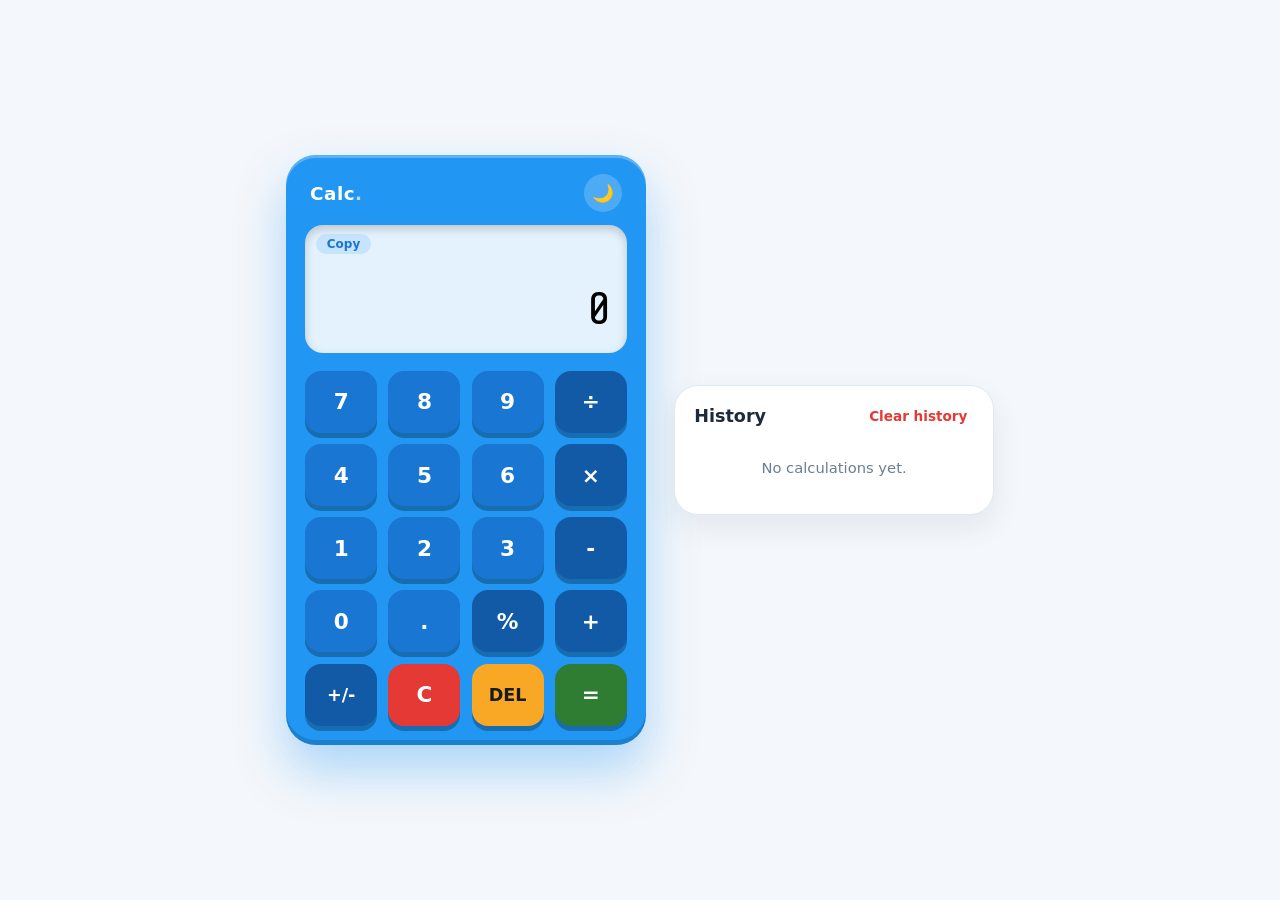
<file: Level-1/Task-3/index.html>
<!DOCTYPE html>
<html lang="en" data-theme="light">
<head>
  <meta charset="UTF-8" />
  <meta name="viewport" content="width=device-width, initial-scale=1.0" />
  <meta name="description" content="A modern calculator with history, keyboard support and dark mode." />
  <title>Modern Calculator</title>

  <!-- Digital-style display font (falls back to monospace if offline) -->
  <link rel="preconnect" href="https://fonts.googleapis.com" />
  <link rel="preconnect" href="https://fonts.gstatic.com" crossorigin />
  <link href="https://fonts.googleapis.com/css2?family=Share+Tech+Mono&display=swap" rel="stylesheet" />

  <link rel="stylesheet" href="style.css" />
</head>
<body>

  <main class="app">

    <!-- ================= CALCULATOR ================= -->
    <section class="calculator" aria-label="Calculator">

      <div class="calc-top">
        <span class="brand">Calc<span>.</span></span>
        <button class="icon-btn" id="theme-toggle" aria-label="Switch to dark theme" title="Toggle theme">🌙</button>
      </div>

      <!-- Display: small line = previous expression, big line = current input / result -->
      <div class="display">
        <div class="expression" id="expression" aria-hidden="true"></div>
        <div class="result" id="result" role="status" aria-live="polite">0</div>
        <button class="copy-btn" id="copy-btn" title="Copy result">Copy</button>
      </div>

      <!-- Buttons (CSS Grid, 4 columns x 5 rows) -->
      <div class="keys" id="keys">
        <!-- Row 1 -->
        <button class="key num" data-action="digit" data-value="7">7</button>
        <button class="key num" data-action="digit" data-value="8">8</button>
        <button class="key num" data-action="digit" data-value="9">9</button>
        <button class="key op" data-action="operator" data-value="÷" aria-label="Divide">÷</button>

        <!-- Row 2 -->
        <button class="key num" data-action="digit" data-value="4">4</button>
        <button class="key num" data-action="digit" data-value="5">5</button>
        <button class="key num" data-action="digit" data-value="6">6</button>
        <button class="key op" data-action="operator" data-value="×" aria-label="Multiply">×</button>

        <!-- Row 3 -->
        <button class="key num" data-action="digit" data-value="1">1</button>
        <button class="key num" data-action="digit" data-value="2">2</button>
        <button class="key num" data-action="digit" data-value="3">3</button>
        <button class="key op" data-action="operator" data-value="-" aria-label="Subtract">-</button>

        <!-- Row 4 -->
        <button class="key num" data-action="digit" data-value="0">0</button>
        <button class="key num" data-action="decimal" aria-label="Decimal point">.</button>
        <button class="key op" data-action="percent" aria-label="Percent">%</button>
        <button class="key op" data-action="operator" data-value="+" aria-label="Add">+</button>

        <!-- Row 5 -->
        <button class="key op" data-action="sign" aria-label="Toggle positive or negative">+/-</button>
        <button class="key clear" data-action="clear" aria-label="Clear all">C</button>
        <button class="key del" data-action="delete" aria-label="Delete last character">DEL</button>
        <button class="key eq" data-action="equals" aria-label="Equals">=</button>
      </div>
    </section>

    <!-- ================= HISTORY ================= -->
    <aside class="history" aria-label="Calculation history">
      <div class="history-head">
        <h2>History</h2>
        <button class="text-btn" id="clear-history">Clear history</button>
      </div>
      <ul class="history-list" id="history-list"></ul>
      <p class="history-empty" id="history-empty">No calculations yet.</p>
    </aside>

  </main>

  <div class="toast" id="toast" role="status" aria-live="polite"></div>

  <script src="script.js"></script>
</body>
</html>
</file>
<file: Level-1/Task-1/style.css>
/* =========================================================
   Portfolio – Rahul Kumar
   Dark charcoal + blue theme. Plain CSS3, no frameworks.
   ========================================================= */

/* ---------- 1. Design tokens ---------- */
:root {
  --bg: #0e1117;
  --bg-alt: #121722;
  --surface: #181e2b;
  --surface-2: #1f2737;
  --border: #29324a;
  --text: #e6e9f0;
  --muted: #9aa4b8;
  --blue: #3b82f6;
  --blue-light: #60a5fa;
  --cyan: #22d3ee;
  --grad: linear-gradient(135deg, #3b82f6, #22d3ee);
  --radius: 18px;
  --shadow: 0 12px 32px rgba(0, 0, 0, 0.35);
  --header-h: 72px;
  --font: "Inter", system-ui, -apple-system, "Segoe UI", Roboto, sans-serif;
  --mono: "JetBrains Mono", ui-monospace, Consolas, monospace;
}

/* ---------- 2. Reset & base ---------- */
*, *::before, *::after { box-sizing: border-box; margin: 0; padding: 0; }

html { scroll-behavior: smooth; scroll-padding-top: var(--header-h); }

body {
  font-family: var(--font);
  background: var(--bg);
  color: var(--text);
  line-height: 1.7;
  -webkit-font-smoothing: antialiased;
}

img { max-width: 100%; display: block; }
a { color: inherit; text-decoration: none; }
ul { list-style: none; }

.container { width: min(1160px, 100% - 2.5rem); margin-inline: auto; }

.gradient-text {
  background: var(--grad);
  -webkit-background-clip: text;
  background-clip: text;
  color: transparent;
}

/* ---------- 3. Buttons ---------- */
.btn {
  display: inline-flex;
  align-items: center;
  justify-content: center;
  gap: .5rem;
  padding: .85rem 1.7rem;
  border-radius: 999px;
  font: 600 .95rem var(--font);
  border: 2px solid transparent;
  cursor: pointer;
  transition: transform .25s, box-shadow .25s, background .25s, border-color .25s, color .25s;
}
.btn-primary { background: var(--grad); color: #04101f; box-shadow: 0 8px 22px rgba(59, 130, 246, .35); }
.btn-primary:hover { transform: translateY(-3px); box-shadow: 0 12px 28px rgba(59, 130, 246, .5); }
.btn-outline { border-color: var(--blue); color: var(--blue-light); background: transparent; }
.btn-outline:hover { background: var(--blue); color: #fff; transform: translateY(-3px); }
.btn-sm { padding: .55rem 1.2rem; font-size: .85rem; }
.btn-block { width: 100%; }

/* ---------- 4. Header / nav ---------- */
.header {
  position: fixed;
  inset: 0 0 auto 0;
  height: var(--header-h);
  z-index: 100;
  background: rgba(14, 17, 23, .75);
  backdrop-filter: blur(12px);
  border-bottom: 1px solid transparent;
  transition: border-color .3s, background .3s;
}
.header.scrolled { border-color: var(--border); background: rgba(14, 17, 23, .94); }

.nav { height: 100%; display: flex; align-items: center; justify-content: space-between; }

.logo { font-size: 1.4rem; font-weight: 800; letter-spacing: -.5px; }
.logo span { color: var(--blue-light); }

.nav-menu { display: flex; gap: .4rem; }
.nav-link {
  position: relative;
  padding: .5rem .95rem;
  border-radius: 999px;
  color: var(--muted);
  font-weight: 500;
  font-size: .95rem;
  transition: color .25s, background .25s;
}
.nav-link:hover { color: var(--text); }
.nav-link.active { color: #fff; background: rgba(59, 130, 246, .18); }

.nav-toggle { display: none; background: none; border: 0; cursor: pointer; width: 32px; height: 26px; position: relative; }
.nav-toggle span {
  position: absolute; left: 0; width: 100%; height: 3px; border-radius: 3px;
  background: var(--text); transition: transform .3s, opacity .3s, top .3s;
}
.nav-toggle span:nth-child(1) { top: 2px; }
.nav-toggle span:nth-child(2) { top: 11px; }
.nav-toggle span:nth-child(3) { top: 20px; }
.nav-toggle.open span:nth-child(1) { top: 11px; transform: rotate(45deg); }
.nav-toggle.open span:nth-child(2) { opacity: 0; }
.nav-toggle.open span:nth-child(3) { top: 11px; transform: rotate(-45deg); }

/* ---------- 5. Hero ---------- */
.hero {
  position: relative;
  min-height: 100vh;
  display: flex;
  align-items: center;
  padding: calc(var(--header-h) + 3rem) 0 4rem;
  overflow: hidden;
}
.hero-bg {
  position: absolute; inset: 0;
  background:
    radial-gradient(600px 400px at 85% 25%, rgba(59, 130, 246, .28), transparent 70%),
    radial-gradient(500px 400px at 5% 90%, rgba(34, 211, 238, .12), transparent 70%),
    linear-gradient(180deg, #0b0e14, #0e1117);
}
.hero-bg::after { /* subtle grid overlay */
  content: ""; position: absolute; inset: 0;
  background-image:
    linear-gradient(rgba(255,255,255,.03) 1px, transparent 1px),
    linear-gradient(90deg, rgba(255,255,255,.03) 1px, transparent 1px);
  background-size: 48px 48px;
  mask-image: radial-gradient(ellipse at center, #000 30%, transparent 75%);
}

.hero-grid { position: relative; display: grid; grid-template-columns: 1.1fr .9fr; gap: 3rem; align-items: center; }

.eyebrow { color: var(--blue-light); font: 500 1rem var(--mono); letter-spacing: .5px; }
.hero h1 { font-size: clamp(2.8rem, 7vw, 5rem); line-height: 1.05; font-weight: 800; letter-spacing: -2px; margin: .4rem 0 1rem; }
.typed-line { font-size: clamp(1.15rem, 2.5vw, 1.6rem); font-weight: 600; margin-bottom: 1rem; }
.typed { color: var(--blue-light); }
.cursor { color: var(--cyan); animation: blink 1s steps(1) infinite; }
@keyframes blink { 50% { opacity: 0; } }
.hero-desc { color: var(--muted); max-width: 540px; margin-bottom: 2rem; font-size: 1.05rem; }
.hero-buttons { display: flex; flex-wrap: wrap; gap: 1rem; margin-bottom: 2.5rem; }

.hero-stats { display: flex; gap: 2.5rem; }
.hero-stats li { display: flex; flex-direction: column; }
.hero-stats strong { font-size: 1.7rem; color: #fff; line-height: 1.2; }
.hero-stats span { color: var(--muted); font-size: .85rem; }

.hero-image { position: relative; display: flex; justify-content: center; }
.hero-img-frame {
  width: min(420px, 100%);
  aspect-ratio: 4 / 5;
  border-radius: 28px;
  padding: 6px;
  background: var(--grad);
  box-shadow: 0 25px 60px rgba(59, 130, 246, .3);
  animation: float 6s ease-in-out infinite;
}
.hero-img-frame img { width: 100%; height: 100%; object-fit: cover; border-radius: 23px; background: var(--surface); }
@keyframes float { 50% { transform: translateY(-14px); } }

.floating-card {
  position: absolute;
  padding: .6rem 1.1rem;
  border-radius: 14px;
  background: rgba(24, 30, 43, .92);
  border: 1px solid var(--border);
  box-shadow: var(--shadow);
  font: 500 .85rem var(--mono);
  backdrop-filter: blur(8px);
}
.card-one { top: 10%; left: 0; }
.card-two { bottom: 12%; right: 0; }

/* ---------- 6. Generic sections ---------- */
.section { padding: 6rem 0; }
.section-alt { background: var(--bg-alt); }
.section-head { text-align: center; margin-bottom: 3.5rem; }
.section-tag { display: inline-block; color: var(--blue-light); font: 500 .85rem var(--mono); text-transform: uppercase; letter-spacing: 2px; margin-bottom: .5rem; }
.section-title { font-size: clamp(2rem, 4.5vw, 2.8rem); font-weight: 800; letter-spacing: -1px; line-height: 1.2; margin-bottom: 1.2rem; }
.section-head .section-title { margin-bottom: 0; }

/* ---------- 7. About ---------- */
.about-grid { display: grid; grid-template-columns: .85fr 1.15fr; gap: 4rem; align-items: center; }
.about-image { position: relative; max-width: 430px; margin-inline: auto; }
.about-image::before {
  content: ""; position: absolute; inset: 18px -18px -18px 18px;
  border: 2px solid var(--blue); border-radius: 24px; z-index: 0; opacity: .6;
}
.about-image img { position: relative; z-index: 1; width: 100%; aspect-ratio: 4 / 5; object-fit: cover; border-radius: 24px; background: var(--surface); box-shadow: var(--shadow); }
.about-content > p { color: var(--muted); margin-bottom: 1.5rem; }
.info-block { background: var(--surface); border: 1px solid var(--border); border-left: 4px solid var(--blue); border-radius: 12px; padding: 1rem 1.3rem; margin-bottom: 1.2rem; }
.info-block h3 { font-size: 1.05rem; margin-bottom: .3rem; }
.info-block p { color: var(--muted); font-size: .95rem; }
.info-block strong { color: var(--text); }
.about-content .btn { margin-top: .6rem; }

/* ---------- 8. Skills ---------- */
.skills-grid { display: grid; grid-template-columns: repeat(3, 1fr); gap: 1.4rem; }
.skill-card {
  background: var(--surface); border: 1px solid var(--border); border-radius: var(--radius);
  padding: 1.4rem 1.5rem;
  transition: transform .3s, border-color .3s, box-shadow .3s;
}
.skill-card:hover { transform: translateY(-6px); border-color: var(--blue); box-shadow: 0 14px 30px rgba(59, 130, 246, .18); }
.skill-top { display: flex; align-items: center; gap: .8rem; margin-bottom: 1rem; }
.skill-top h3 { font-size: 1.05rem; flex: 1; }
.skill-icon { width: 42px; height: 42px; display: grid; place-items: center; border-radius: 12px; background: rgba(59, 130, 246, .15); font-size: 1.3rem; }
.skill-pct { font: 500 .9rem var(--mono); color: var(--blue-light); }
.bar { height: 8px; background: var(--surface-2); border-radius: 99px; overflow: hidden; }
.bar-fill { height: 100%; width: 0; background: var(--grad); border-radius: 99px; transition: width 1.3s cubic-bezier(.22, 1, .36, 1); }

/* ---------- 9. Projects ---------- */
.projects-grid { display: grid; grid-template-columns: repeat(3, 1fr); gap: 1.8rem; }
.project-card {
  display: flex; flex-direction: column;
  background: var(--surface); border: 1px solid var(--border); border-radius: 22px; overflow: hidden;
  transition: transform .35s, box-shadow .35s, border-color .35s;
}
.project-card:hover { transform: translateY(-8px); border-color: var(--blue); box-shadow: 0 20px 40px rgba(59, 130, 246, .2); }
.project-thumb { aspect-ratio: 16 / 10; overflow: hidden; background: var(--surface-2); }
.project-thumb img { width: 100%; height: 100%; object-fit: cover; transition: transform .5s; }
.project-card:hover .project-thumb img { transform: scale(1.08); }
.project-body { display: flex; flex-direction: column; flex: 1; padding: 1.5rem; }
.project-body h3 { font-size: 1.15rem; line-height: 1.35; margin-bottom: .6rem; }
.project-body p { color: var(--muted); font-size: .93rem; margin-bottom: 1rem; }
.tags { display: flex; flex-wrap: wrap; gap: .5rem; margin-bottom: 1.4rem; }
.tags li { font: 500 .75rem var(--mono); color: var(--blue-light); background: rgba(59, 130, 246, .12); padding: .25rem .7rem; border-radius: 99px; }
.project-links { display: flex; gap: .7rem; margin-top: auto; }

/* ---------- 10. Resume ---------- */
.resume-wrap { display: grid; grid-template-columns: 1.2fr .8fr; gap: 3rem; align-items: start; }
.timeline { position: relative; padding-left: 2rem; border-left: 2px solid var(--border); }
.timeline-item { position: relative; padding-bottom: 2rem; }
.timeline-item:last-child { padding-bottom: 0; }
.timeline-item .dot { position: absolute; left: calc(-2rem - 8px); top: .45rem; width: 14px; height: 14px; border-radius: 50%; background: var(--blue); box-shadow: 0 0 0 5px rgba(59, 130, 246, .2); }
.timeline-item h3 { font-size: 1.1rem; }
.timeline-item .date { display: inline-block; font: 500 .8rem var(--mono); color: var(--cyan); margin: .15rem 0 .4rem; }
.timeline-item p { color: var(--muted); font-size: .95rem; }

.resume-card { text-align: center; background: var(--surface); border: 1px solid var(--border); border-radius: 22px; padding: 2.2rem 1.6rem; box-shadow: var(--shadow); }
.resume-card .resume-icon { font-size: 3rem; margin-bottom: .5rem; }
.resume-card h3 { margin-bottom: .3rem; }
.resume-card p { color: var(--muted); margin-bottom: 1.4rem; font-size: .95rem; }
.resume-card .btn { margin: .3rem; }

/* ---------- 11. Contact ---------- */
.contact-grid { display: grid; grid-template-columns: .9fr 1.1fr; gap: 3rem; }
.contact-info h3 { font-size: 1.5rem; margin-bottom: .6rem; }
.contact-info > p { color: var(--muted); margin-bottom: 1.8rem; }
.socials { display: grid; gap: .8rem; }
.socials a {
  display: flex; align-items: center; gap: 1rem;
  padding: .85rem 1.1rem; border-radius: 14px;
  background: var(--surface); border: 1px solid var(--border);
  transition: transform .25s, border-color .25s, background .25s;
}
.socials a:hover { transform: translateX(6px); border-color: var(--blue); background: var(--surface-2); }
.socials svg { width: 22px; height: 22px; fill: var(--blue-light); flex-shrink: 0; }
.socials span { font-weight: 500; }

.contact-form { background: var(--surface); border: 1px solid var(--border); border-radius: 22px; padding: 2rem; box-shadow: var(--shadow); }
.form-group { margin-bottom: 1.2rem; }
.form-group label { display: block; margin-bottom: .4rem; font-size: .9rem; font-weight: 600; }
.form-group input, .form-group textarea {
  width: 100%; padding: .85rem 1rem; border-radius: 12px;
  border: 1px solid var(--border); background: var(--bg); color: var(--text);
  font: inherit; transition: border-color .25s, box-shadow .25s; resize: vertical;
}
.form-group input:focus, .form-group textarea:focus { outline: none; border-color: var(--blue); box-shadow: 0 0 0 4px rgba(59, 130, 246, .2); }
.form-group .invalid { border-color: #f87171; }
.form-status { margin-top: 1rem; font-size: .9rem; min-height: 1.4em; text-align: center; }
.form-status.error { color: #f87171; }
.form-status.success { color: #4ade80; }

/* ---------- 12. Footer ---------- */
.footer { background: #0a0d13; border-top: 1px solid var(--border); padding-top: 3.5rem; }
.footer-grid { display: grid; grid-template-columns: 1.2fr 1fr auto; gap: 2.5rem; align-items: start; padding-bottom: 2.5rem; }
.footer-note { color: var(--muted); font-size: .9rem; margin-top: .5rem; max-width: 280px; }
.footer-links { display: grid; grid-template-columns: repeat(2, auto); gap: .5rem 2rem; justify-content: start; }
.footer-links a { color: var(--muted); font-size: .95rem; transition: color .25s; }
.footer-links a:hover { color: var(--blue-light); }
.footer-socials { display: flex; gap: .7rem; }
.footer-socials a { width: 42px; height: 42px; display: grid; place-items: center; border-radius: 50%; background: var(--surface); border: 1px solid var(--border); transition: background .25s, transform .25s, border-color .25s; }
.footer-socials a:hover { background: var(--blue); border-color: var(--blue); transform: translateY(-4px); }
.footer-socials svg { width: 18px; height: 18px; fill: var(--text); }
.footer-bottom { border-top: 1px solid var(--border); padding: 1.4rem 0; text-align: center; color: var(--muted); font-size: .88rem; }

.back-to-top {
  position: fixed; right: 1.5rem; bottom: 1.5rem; z-index: 90;
  width: 48px; height: 48px; border-radius: 50%; border: 0; cursor: pointer;
  background: var(--grad); color: #04101f; font-size: 1.3rem; font-weight: 800;
  box-shadow: 0 8px 22px rgba(59, 130, 246, .45);
  opacity: 0; visibility: hidden; transform: translateY(20px);
  transition: opacity .3s, visibility .3s, transform .3s;
}
.back-to-top.show { opacity: 1; visibility: visible; transform: none; }
.back-to-top:hover { transform: translateY(-4px); }

/* ---------- 13. Scroll-reveal animation ---------- */
.reveal { opacity: 0; transform: translateY(30px); transition: opacity .8s ease, transform .8s ease; }
.reveal.visible { opacity: 1; transform: none; }

/* ---------- 14. Responsive ---------- */
@media (max-width: 1024px) {
  .skills-grid { grid-template-columns: repeat(2, 1fr); }
  .projects-grid { grid-template-columns: repeat(2, 1fr); }
  .footer-grid { grid-template-columns: 1fr 1fr; }
}

@media (max-width: 860px) {
  /* Mobile nav drawer */
  .nav-toggle { display: block; }
  .nav-menu {
    position: fixed; top: var(--header-h); right: 0;
    width: min(300px, 80vw); height: calc(100vh - var(--header-h));
    flex-direction: column; gap: .4rem; padding: 1.5rem;
    background: rgba(14, 17, 23, .98); border-left: 1px solid var(--border);
    transform: translateX(100%); transition: transform .35s ease;
  }
  .nav-menu.open { transform: none; }
  .nav-link { display: block; padding: .8rem 1rem; }

  .hero-grid, .about-grid, .resume-wrap, .contact-grid { grid-template-columns: 1fr; }
  .hero { min-height: auto; }
  .hero-image { order: -1; }
  .hero-img-frame { width: min(300px, 80%); }
  .hero-text { text-align: center; }
  .hero-desc { margin-inline: auto; }
  .hero-buttons, .hero-stats { justify-content: center; }
  .about-grid { gap: 3rem; }
  .section { padding: 4.5rem 0; }
}

@media (max-width: 600px) {
  .skills-grid, .projects-grid { grid-template-columns: 1fr; }
  .footer-grid { grid-template-columns: 1fr; }
  .floating-card { display: none; }
  .hero-stats { gap: 1.6rem; }
  .contact-form { padding: 1.4rem; }
}

/* Respect users who prefer reduced motion */
@media (prefers-reduced-motion: reduce) {
  html { scroll-behavior: auto; }
  *, *::before, *::after { animation: none !important; transition-duration: .01ms !important; }
  .reveal { opacity: 1; transform: none; }
}

/* Portfolio content refinements */
.skill-description { color: var(--muted); font-size: .92rem; line-height: 1.7; }
.project-body p { line-height: 1.7; }
.project-links:empty { display: none; }


/* Simplified About section: one clear profile photo in the hero is enough. */
.about-grid {
  grid-template-columns: minmax(0, 1fr);
  max-width: 900px;
  margin-inline: auto;
}
</file>
<file: Level-1/Task-2/css/style.css>
/* ==========================================================
   Vistara International School – stylesheet
   Sections: tokens · base · layout · header · hero · sections ·
   cards · forms · slider · gallery · footer · utilities · responsive
   ========================================================== */
:root{
  --navy:#102A43; --navy-2:#243B53; --navy-3:#0B1F33;
  --gold:#D4AF37; --gold-d:#B8921F; --gold-l:#F3E2A6;
  --white:#fff; --bg:#F7F9FC; --ink:#1F2D3D; --muted:#52606D; --line:#E1E7EF;
  --err:#B42318; --ok:#157347;
  --radius:16px; --shadow-s:0 2px 10px rgba(16,42,67,.06); --shadow-m:0 12px 32px rgba(16,42,67,.12); --shadow-l:0 24px 60px rgba(16,42,67,.2);
  --font-h:'Poppins',system-ui,sans-serif; --font-b:'Inter',system-ui,-apple-system,'Segoe UI',sans-serif;
  --header-h:76px;
}
*,*::before,*::after{box-sizing:border-box}
html{scroll-behavior:smooth;scroll-padding-top:var(--header-h)}
body{margin:0;font-family:var(--font-b);color:var(--ink);background:var(--bg);line-height:1.65;font-size:1rem;-webkit-font-smoothing:antialiased;overflow-x:hidden}
img{max-width:100%;display:block}
a{color:inherit;text-decoration:none}
h1,h2,h3,h4{font-family:var(--font-h);color:var(--navy);line-height:1.2;margin:0 0 .6rem}
p{margin:0 0 1rem}
ul,ol{margin:0;padding:0;list-style:none}
button,input,select,textarea{font:inherit;color:inherit}
:focus-visible{outline:3px solid var(--gold);outline-offset:3px;border-radius:6px}
.container{width:min(1200px,100% - 2.5rem);margin-inline:auto}
.ico{width:1.25em;height:1.25em;flex:none}
.sr-only{position:absolute;width:1px;height:1px;overflow:hidden;clip:rect(0 0 0 0);white-space:nowrap}
.skip-link{position:absolute;left:-999px;top:8px;background:var(--gold);color:var(--navy);padding:.6rem 1rem;border-radius:8px;z-index:200;font-weight:600}
.skip-link:focus{left:8px}
.center{text-align:center;margin-top:3rem}
.muted{color:var(--muted)}

/* ---------- Buttons ---------- */
.btn{display:inline-flex;align-items:center;justify-content:center;gap:.55rem;padding:.85rem 1.6rem;border-radius:999px;font-family:var(--font-h);font-weight:600;font-size:.95rem;border:2px solid transparent;cursor:pointer;transition:transform .25s,box-shadow .25s,background .25s,color .25s,border-color .25s}
.btn .ico{transition:transform .25s}
.btn:hover .ico{transform:translateX(4px)}
.btn:hover{transform:translateY(-2px)}
.btn-gold{background:var(--gold);color:var(--navy);box-shadow:0 6px 18px rgba(212,175,55,.35)}
.btn-gold:hover{background:#E2BF4B;box-shadow:0 10px 26px rgba(212,175,55,.5)}
.btn-navy{background:var(--navy);color:#fff}
.btn-navy:hover{background:var(--navy-2);box-shadow:var(--shadow-m)}
.btn-ghost{border-color:rgba(255,255,255,.7);color:#fff;background:rgba(255,255,255,.06);backdrop-filter:blur(4px)}
.btn-ghost:hover{background:#fff;color:var(--navy)}
.btn.block{width:100%}

/* ---------- Header ---------- */
.site-header{position:sticky;top:0;z-index:100;background:rgba(255,255,255,.92);backdrop-filter:saturate(1.4) blur(12px);border-bottom:1px solid transparent;transition:box-shadow .3s,border-color .3s}
.site-header.scrolled{box-shadow:0 6px 24px rgba(16,42,67,.1);border-color:var(--line)}
.nav-wrap{display:flex;align-items:center;justify-content:space-between;height:var(--header-h);gap:1rem}
.brand{display:flex;align-items:center;gap:.7rem}
.brand-mark{display:grid;place-items:center;width:46px;height:46px;border-radius:13px;background:var(--navy);color:var(--gold);box-shadow:inset 0 0 0 2px rgba(212,175,55,.35)}
.brand-mark .ico{width:28px;height:28px}
.brand-text{display:flex;flex-direction:column;line-height:1.1}
.brand-text strong{font-family:var(--font-h);font-size:1.3rem;color:var(--navy);letter-spacing:.02em}
.brand-text small{font-size:.68rem;letter-spacing:.2em;text-transform:uppercase;color:var(--gold-d);font-weight:600}
.nav{display:flex;align-items:center;gap:1.8rem}
.nav-links{display:flex;gap:.2rem}
.nav-links a{position:relative;display:block;padding:.5rem .8rem;font-weight:500;font-size:.94rem;color:var(--navy-2);border-radius:8px;transition:color .2s}
.nav-links a::after{content:"";position:absolute;left:.8rem;right:.8rem;bottom:2px;height:2px;background:var(--gold);transform:scaleX(0);transform-origin:left;transition:transform .3s}
.nav-links a:hover,.nav-links a.active{color:var(--navy)}
.nav-links a:hover::after,.nav-links a.active::after{transform:scaleX(1)}
.nav-cta{padding:.65rem 1.3rem}
.menu-toggle{display:none;background:none;border:0;width:46px;height:46px;border-radius:12px;color:var(--navy);cursor:pointer}
.menu-toggle .ico{width:26px;height:26px}
.menu-toggle .icon-close{display:none}
.menu-toggle[aria-expanded="true"] .icon-open{display:none}
.menu-toggle[aria-expanded="true"] .icon-close{display:inline-block}

/* ---------- Hero ---------- */
.hero{position:relative;min-height:calc(100svh - var(--header-h));display:flex;align-items:center;color:#fff;overflow:hidden;isolation:isolate;padding:5rem 0 6rem}
.hero-img{position:absolute;inset:0;width:100%;height:100%;object-fit:cover;z-index:-2;animation:slowzoom 22s ease-out both}
.hero-overlay{position:absolute;inset:0;z-index:-1;background:linear-gradient(100deg,rgba(11,31,51,.92) 0%,rgba(16,42,67,.75) 45%,rgba(16,42,67,.35) 100%),linear-gradient(0deg,rgba(11,31,51,.6),transparent 40%)}
.hero-inner{max-width:1200px}
.hero h1{color:#fff;font-size:clamp(2.4rem,6vw,4.6rem);font-weight:700;max-width:14ch;margin:1.2rem 0 1.2rem;letter-spacing:-.01em}
.hero h1 .gold{color:var(--gold)}
.hero .lead{font-size:clamp(1.05rem,2vw,1.3rem);max-width:36rem;color:#E4ECF4;margin-bottom:2rem}
.hero-cta{display:flex;flex-wrap:wrap;gap:1rem}
.badge{display:inline-flex;align-items:center;gap:.6rem;padding:.45rem 1rem;border-radius:999px;background:rgba(212,175,55,.16);border:1px solid rgba(212,175,55,.6);color:var(--gold-l);font-weight:600;font-size:.85rem;letter-spacing:.04em}
.dot{width:8px;height:8px;border-radius:50%;background:var(--gold);box-shadow:0 0 0 0 rgba(212,175,55,.7);animation:pulse 2s infinite}
.scroll-hint{position:absolute;left:50%;bottom:1.6rem;width:26px;height:42px;border:2px solid rgba(255,255,255,.6);border-radius:14px;transform:translateX(-50%)}
.scroll-hint span{position:absolute;left:50%;top:7px;width:4px;height:8px;margin-left:-2px;border-radius:2px;background:var(--gold);animation:wheel 1.8s infinite}
.anim{opacity:0;transform:translateY(26px);animation:rise .9s cubic-bezier(.2,.7,.2,1) var(--d,0s) forwards}
@keyframes rise{to{opacity:1;transform:none}}
@keyframes slowzoom{from{transform:scale(1.08)}to{transform:scale(1)}}
@keyframes pulse{70%{box-shadow:0 0 0 10px rgba(212,175,55,0)}100%{box-shadow:0 0 0 0 rgba(212,175,55,0)}}
@keyframes wheel{0%{opacity:0;transform:translateY(0)}30%{opacity:1}100%{opacity:0;transform:translateY(14px)}}

/* ---------- Sections ---------- */
.section{padding:clamp(4rem,8vw,6.5rem) 0}
.section.alt{background:#fff}
.section.navy{background:radial-gradient(1200px 500px at 85% -10%,rgba(212,175,55,.12),transparent 60%),var(--navy);color:#D9E2EC}
.section.navy h2,.section.navy h3{color:#fff}
.section-head{max-width:680px;margin:0 auto clamp(2.2rem,5vw,3.6rem);text-align:center}
.section-head h2,.split h2{font-size:clamp(1.9rem,4vw,2.9rem);font-weight:700}
.section-head p{color:var(--muted)}
.section.navy .section-head p,.section-head.light p{color:#C5D3E0}
.section-head.light h2{color:#fff}
.eyebrow{display:inline-flex;align-items:center;gap:.7rem;font-family:var(--font-h);font-size:.8rem;font-weight:600;letter-spacing:.18em;text-transform:uppercase;color:var(--gold-d);margin-bottom:.8rem}
.eyebrow::before{content:"";width:28px;height:2px;background:var(--gold)}
.section.navy .eyebrow,.section-head.light .eyebrow,.admissions .eyebrow{color:var(--gold)}
.ph{font-style:normal;font-size:.88em;background:rgba(212,175,55,.18);color:var(--navy);padding:.1rem .5rem;border-radius:6px}
.section.navy .ph,.section-head.light .ph{color:var(--gold-l);background:rgba(212,175,55,.15)}

.split{display:grid;grid-template-columns:1fr 1fr;gap:clamp(2rem,6vw,5rem);align-items:center}
.split-media{position:relative;padding:0 0 3rem}
.split-media>img:first-child{width:88%;aspect-ratio:4/3;object-fit:cover;border-radius:24px;box-shadow:var(--shadow-l)}
.float-img{position:absolute;right:0;bottom:0;width:52%;aspect-ratio:3/2;object-fit:cover;border-radius:18px;border:6px solid var(--bg);box-shadow:var(--shadow-m)}
.media-tag{position:absolute;left:1rem;top:1rem;background:rgba(16,42,67,.82);color:#fff;font-size:.72rem;padding:.3rem .7rem;border-radius:999px}
.media-tag strong{color:var(--gold);margin-right:.3rem}
.vmp{display:grid;gap:1rem;margin:1.6rem 0 2rem}
.vmp article{padding:1rem 1.2rem;border-left:3px solid var(--gold);background:#fff;border-radius:0 12px 12px 0;box-shadow:var(--shadow-s)}
.vmp h3{font-size:1rem;margin-bottom:.2rem}
.vmp p{margin:0;color:var(--muted);font-size:.95rem}

.grid{display:grid;gap:1.6rem}
.g3{grid-template-columns:repeat(3,1fr)}
.g4{grid-template-columns:repeat(4,1fr)}
.g5{grid-template-columns:repeat(6,1fr)}
.g5>*{grid-column:span 2}
.g5>*:nth-child(4){grid-column:2/span 2}
.g5>*:nth-child(5){grid-column:4/span 2}

/* ---------- Cards ---------- */
.card{background:#fff;border:1px solid var(--line);border-radius:var(--radius);box-shadow:var(--shadow-s);transition:transform .35s,box-shadow .35s,border-color .35s;overflow:hidden}
.card:hover{transform:translateY(-8px);box-shadow:var(--shadow-m);border-color:rgba(212,175,55,.5)}
.card-body{padding:1.4rem 1.5rem 1.6rem}
.card h3{font-size:1.15rem}
.card p{color:var(--muted);font-size:.95rem}
.feature{padding:2rem 1.8rem}
.f-ico{display:grid;place-items:center;width:58px;height:58px;border-radius:16px;background:linear-gradient(135deg,var(--navy),var(--navy-2));color:var(--gold);margin-bottom:1.2rem;transition:transform .35s,background .35s}
.f-ico .ico{width:28px;height:28px}
.feature:hover .f-ico{transform:rotate(-6deg) scale(1.08);background:var(--gold);color:var(--navy)}
.feature p{margin:0}
.program img{width:100%;aspect-ratio:3/2;object-fit:cover;transition:transform .6s}
.program:hover img{transform:scale(1.07)}
.program{display:flex;flex-direction:column}
.program .card-body{display:flex;flex-direction:column;flex:1}
.program .link{margin-top:auto}
.chip{display:inline-block;font-size:.72rem;font-weight:600;letter-spacing:.06em;text-transform:uppercase;color:var(--navy);background:var(--gold-l);padding:.2rem .65rem;border-radius:999px;margin-bottom:.7rem}
.link{display:inline-flex;align-items:center;gap:.4rem;font-weight:600;color:var(--navy);font-size:.92rem;border-bottom:2px solid var(--gold);padding-bottom:1px;align-self:flex-start;transition:gap .25s}
.link:hover{gap:.8rem}

/* facilities */
.fac-grid{display:grid;grid-template-columns:repeat(4,1fr);grid-auto-rows:240px;gap:1.1rem}
.fac{position:relative;margin:0;border-radius:var(--radius);overflow:hidden;background:var(--navy-2)}
.fac.wide,.fac:nth-child(n+7){grid-column:span 2}
.fac img{width:100%;height:100%;object-fit:cover;transition:transform .7s}
.fac::after{content:"";position:absolute;inset:0;background:linear-gradient(0deg,rgba(11,31,51,.92),rgba(11,31,51,.1) 60%);transition:background .4s}
.fac figcaption{position:absolute;left:0;right:0;bottom:0;z-index:2;padding:1.1rem 1.2rem;transform:translateY(34px);transition:transform .4s}
.fac h3{font-size:1.05rem;margin:0 0 .2rem;color:#fff}
.fac p{margin:0;font-size:.88rem;color:#D9E2EC;opacity:0;transition:opacity .4s}
.fac:hover img{transform:scale(1.08)}
.fac:hover figcaption{transform:none}
.fac:hover p{opacity:1}

/* stats */
.stats{background:linear-gradient(135deg,var(--gold-d),var(--gold));padding:3.4rem 0 2.4rem}
.stats-grid{display:grid;grid-template-columns:repeat(4,1fr);gap:1.5rem;text-align:center}
.stat b{display:block;font-family:var(--font-h);font-size:clamp(2.2rem,5vw,3.6rem);color:var(--navy);line-height:1.1}
.stat span{font-weight:600;color:var(--navy);letter-spacing:.04em}
.stat:not(:first-child){border-left:1px solid rgba(16,42,67,.25)}
.ph-note{text-align:center;margin:1.6rem 0 0;font-size:.82rem;color:var(--navy);opacity:.85}

/* faculty */
.t-photo{position:relative;overflow:hidden;aspect-ratio:5/6}
.t-photo img{width:100%;height:100%;object-fit:cover;transition:transform .6s}
.teacher:hover .t-photo img{transform:scale(1.06)}
.ph-tag{position:absolute;top:.7rem;right:.7rem;background:var(--gold);color:var(--navy);font-size:.68rem;font-weight:700;padding:.2rem .6rem;border-radius:999px;letter-spacing:.05em;text-transform:uppercase}
.teacher .card-body{text-align:center}
.teacher h3{margin-bottom:.1rem}
.teacher .role{color:var(--gold-d);font-weight:600;margin-bottom:.3rem}
.teacher .qual{margin:0;font-size:.85rem}

/* admissions */
.admissions{background:radial-gradient(900px 500px at 10% 0,rgba(212,175,55,.14),transparent 60%),linear-gradient(160deg,var(--navy) 0%,var(--navy-3) 100%);color:#D9E2EC}
.adm-grid{display:grid;grid-template-columns:1.05fr .95fr;gap:2rem;align-items:start}
.adm-info{display:grid;grid-template-columns:1fr 1fr;gap:1.2rem}
.info-card{background:rgba(255,255,255,.06);border:1px solid rgba(255,255,255,.14);border-radius:var(--radius);padding:1.5rem;transition:background .3s,transform .3s}
.info-card:hover{background:rgba(255,255,255,.1);transform:translateY(-4px)}
.info-card h3{display:flex;align-items:center;gap:.7rem;color:#fff;font-size:1.05rem;margin-bottom:1rem}
.num{display:grid;place-items:center;width:30px;height:30px;border-radius:50%;background:var(--gold);color:var(--navy);font-size:.85rem;flex:none}
.info-card li{font-size:.92rem;padding:.35rem 0 .35rem 1.5rem;position:relative;color:#D9E2EC}
.steps{counter-reset:s}
.steps li{counter-increment:s}
.steps li::before{content:counter(s);position:absolute;left:0;top:.45rem;font-size:.7rem;font-weight:700;color:var(--gold)}
.ticks li::before{content:"";position:absolute;left:0;top:.78rem;width:.6rem;height:.35rem;border-left:2px solid var(--gold);border-bottom:2px solid var(--gold);transform:rotate(-45deg)}
.dates li{display:flex;gap:.6rem;padding-left:0}
.dates .ico{color:var(--gold);margin-top:.2rem}
.dates b{display:block;color:#fff;font-weight:600}
.form-card{background:#fff;color:var(--ink);border-radius:22px;padding:clamp(1.5rem,3vw,2.4rem);box-shadow:var(--shadow-l)}
.form-card h3{font-size:1.4rem}
.alt .form-card{border:1px solid var(--line);box-shadow:var(--shadow-m)}

/* forms */
.form{display:grid;gap:1rem;margin-top:1.2rem}
.row{display:grid;grid-template-columns:1fr 1fr;gap:1rem}
.field{display:flex;flex-direction:column;gap:.35rem;min-width:0}
label{font-weight:600;font-size:.88rem;color:var(--navy)}
.opt{font-weight:400;color:var(--muted)}
input,select,textarea{width:100%;padding:.8rem 1rem;border:1.5px solid #C9D3DF;border-radius:12px;background:#fff;transition:border-color .2s,box-shadow .2s}
textarea{resize:vertical;min-height:110px}
input:focus,select:focus,textarea:focus{outline:none;border-color:var(--gold-d);box-shadow:0 0 0 4px rgba(212,175,55,.25)}
.field.invalid input,.field.invalid select,.field.invalid textarea{border-color:var(--err);background:#FFF8F7}
.err{min-height:0;color:var(--err);font-size:.8rem;font-weight:500}
.success{display:flex;align-items:flex-start;gap:.6rem;margin:0;padding:.9rem 1rem;border-radius:12px;background:#E8F6EE;color:#0F5132;font-weight:500;font-size:.92rem;animation:rise .5s both}
.success[hidden]{display:none}
.success .ico{color:var(--ok);margin-top:.15rem}

/* testimonials */
.slider{max-width:820px;margin:0 auto}
.slider{overflow:hidden;padding:0 0 1.5rem}
.track{display:flex;transition:transform .6s cubic-bezier(.3,.7,.2,1)}
.slide{flex:0 0 100%;padding:2.4rem clamp(1.4rem,4vw,3.2rem);background:#fff;border:1px solid var(--line);border-radius:24px;box-shadow:var(--shadow-m);position:relative}
.slide .q{width:44px;height:44px;color:var(--gold);margin-bottom:.8rem}
.slide p{font-size:clamp(1.05rem,2vw,1.25rem);color:var(--navy);line-height:1.7}
.slide footer{display:flex;align-items:center;gap:1rem;margin-top:1.5rem}
.slide b{display:block;color:var(--navy)}
.slide small{color:var(--muted)}
.avatar{display:grid;place-items:center;width:52px;height:52px;border-radius:50%;background:var(--c,var(--gold));color:#fff;font-family:var(--font-h);font-weight:700;font-size:1.2rem;flex:none}
.slider-ctrl{display:flex;align-items:center;justify-content:center;gap:1.2rem;margin-top:1.6rem}
.round{display:grid;place-items:center;width:46px;height:46px;border-radius:50%;border:1.5px solid var(--navy);background:#fff;color:var(--navy);cursor:pointer;transition:background .25s,color .25s,transform .25s}
.round:hover{background:var(--navy);color:var(--gold);transform:scale(1.06)}
.flip{transform:scaleX(-1)}
.dots{display:flex;gap:.5rem}
.dots button{width:10px;height:10px;border-radius:999px;border:0;background:#C9D3DF;cursor:pointer;padding:0;transition:width .3s,background .3s}
.dots button.on{width:30px;background:var(--gold)}

/* gallery */
.gallery{display:grid;grid-template-columns:repeat(3,1fr);grid-auto-rows:240px;gap:1.1rem}
.g-item{position:relative;border:0;padding:0;border-radius:var(--radius);overflow:hidden;cursor:zoom-in;background:var(--navy-2);text-align:left}
.g-item img{width:100%;height:100%;object-fit:cover;transition:transform .7s,filter .4s}
.g-item::after{content:"";position:absolute;inset:0;background:linear-gradient(0deg,rgba(16,42,67,.85),transparent 55%);opacity:.65;transition:opacity .4s}
.g-item span{position:absolute;left:1.1rem;bottom:1rem;z-index:2;color:#fff;font-family:var(--font-h);font-weight:600;padding-left:.8rem;border-left:3px solid var(--gold);transition:transform .4s}
.g-item:hover img,.g-item:focus-visible img{transform:scale(1.1)}
.g-item:hover::after{opacity:1}
.g-item:hover span{transform:translateX(6px)}
.lightbox{position:fixed;inset:0;z-index:300;display:grid;place-items:center;background:rgba(7,20,33,.92);padding:1.5rem;animation:fade .25s}
.lightbox[hidden]{display:none}
.lightbox figure{margin:0;max-width:min(1100px,100%)}
.lightbox img{max-height:78vh;width:auto;max-width:100%;margin:auto;border-radius:14px;box-shadow:var(--shadow-l);background:var(--navy-2)}
.lightbox figcaption{text-align:center;color:#fff;margin-top:.8rem;font-family:var(--font-h)}
.lb-close{position:absolute;top:1rem;right:1rem;width:48px;height:48px;border-radius:50%;border:0;background:rgba(255,255,255,.14);color:#fff;cursor:pointer}
.lb-close:hover{background:var(--gold);color:var(--navy)}
@keyframes fade{from{opacity:0}}

/* news */
.news-card{display:flex;gap:1.2rem;padding:1.5rem}
.news-card time{flex:none;display:flex;flex-direction:column;align-items:center;justify-content:center;width:68px;height:78px;border-radius:14px;background:var(--navy);color:var(--gold-l);font-size:.78rem;text-transform:uppercase;letter-spacing:.1em;font-weight:600}
.news-card time b{font-family:var(--font-h);font-size:1.7rem;line-height:1;color:#fff}
.news-card h3{font-size:1.08rem}
.news-card p{margin:0}

/* contact */
.contact-grid{display:grid;grid-template-columns:1fr 1.05fr;gap:2.4rem;align-items:start}
.contact-list{display:grid;gap:1.1rem;margin-bottom:1.5rem}
.contact-list li{display:flex;gap:1rem}
.contact-list p{margin:0;color:var(--muted)}
.contact-list a{color:var(--navy);font-weight:500;border-bottom:1px solid var(--gold)}
.c-ico{display:grid;place-items:center;flex:none;width:48px;height:48px;border-radius:14px;background:var(--gold-l);color:var(--navy)}
.map-ph{display:grid;place-items:center;align-content:center;gap:.3rem;min-height:250px;text-align:center;border-radius:var(--radius);border:2px dashed #B9C6D4;background:repeating-linear-gradient(45deg,#EDF2F8 0 14px,#E6ECF4 14px 28px);color:var(--navy);padding:1rem}
.map-ph .ico{width:40px;height:40px;color:var(--gold-d)}
.map-ph small{color:var(--muted)}
.social{display:flex;gap:.7rem;margin-top:1.4rem}
.social a{display:grid;place-items:center;width:44px;height:44px;border-radius:50%;background:var(--navy);color:var(--gold);transition:transform .25s,background .25s,color .25s}
.social a:hover{background:var(--gold);color:var(--navy);transform:translateY(-4px)}

/* footer */
.footer{background:var(--navy-3);color:#B8C7D6;padding-top:4.5rem}
.foot-grid{display:grid;grid-template-columns:1.4fr .8fr .8fr 1.3fr;gap:2.5rem}
.footer h4{color:#fff;font-size:1rem;letter-spacing:.04em;margin-bottom:1.1rem;position:relative;padding-bottom:.6rem}
.footer h4::after{content:"";position:absolute;left:0;bottom:0;width:28px;height:2px;background:var(--gold)}
.footer h4.mt{margin-top:1.6rem}
.footer li{margin-bottom:.55rem;font-size:.93rem}
.footer a{transition:color .2s}
.footer li a:hover{color:var(--gold)}
.brand.light .brand-text strong{color:#fff}
.foot-brand p{margin:1.1rem 0;font-size:.93rem;max-width:30ch}
.social.small a{width:38px;height:38px;background:rgba(255,255,255,.08)}
.newsletter{display:flex;flex-wrap:wrap;gap:.5rem}
.newsletter input{flex:1 1 150px;background:rgba(255,255,255,.08);border-color:rgba(255,255,255,.2);color:#fff;border-radius:999px}
.newsletter input::placeholder{color:#9FB3C8}
.newsletter .btn{padding:.7rem 1.2rem}
.newsletter .err{flex-basis:100%;color:#FFB4A9}
.newsletter .success{flex-basis:100%}
.copy{display:flex;flex-wrap:wrap;justify-content:space-between;gap:.5rem;margin-top:3rem;padding:1.4rem 0;border-top:1px solid rgba(255,255,255,.12);font-size:.85rem}
.copy p{margin:0}
.muted-light{color:#8FA3B8}

.to-top{position:fixed;right:1.2rem;bottom:1.2rem;z-index:90;display:grid;place-items:center;width:48px;height:48px;border-radius:50%;border:0;background:var(--gold);color:var(--navy);box-shadow:var(--shadow-m);cursor:pointer;opacity:0;visibility:hidden;transform:translateY(16px);transition:opacity .3s,transform .3s,visibility .3s,background .25s}
.to-top.show{opacity:1;visibility:visible;transform:none}
.to-top:hover{background:var(--navy);color:var(--gold)}

/* reveal on scroll */
.js .reveal{opacity:0;transform:translateY(32px);transition:opacity .8s ease,transform .8s cubic-bezier(.2,.7,.2,1);transition-delay:var(--rd,0s)}
.js .reveal.in{opacity:1;transform:none}

/* ---------- Responsive ---------- */
@media (max-width:1100px){
  .g4{grid-template-columns:repeat(2,1fr)}
  .fac-grid{grid-template-columns:repeat(2,1fr)}
  .fac.wide,.fac:nth-child(n+7){grid-column:auto}
  .foot-grid{grid-template-columns:1fr 1fr}
  .adm-grid,.contact-grid{grid-template-columns:1fr}
}
@media (max-width:980px){
  .site-header{backdrop-filter:none;-webkit-backdrop-filter:none;background:#fff}
  .menu-toggle{display:inline-grid;place-items:center}
  .nav{position:fixed;top:var(--header-h);left:0;right:0;bottom:0;flex-direction:column;align-items:stretch;justify-content:flex-start;gap:1.2rem;padding:1.5rem 1.25rem 2rem;background:#fff;opacity:0;transform:translateY(-12px);visibility:hidden;transition:opacity .3s,transform .3s,visibility .3s;overflow-y:auto}
  .nav.open{opacity:1;transform:none;visibility:visible}
  .nav-links{flex-direction:column;gap:0}
  .nav-links a{padding:1rem .4rem;font-size:1.1rem;border-bottom:1px solid var(--line);border-radius:0}
  .nav-links a::after{display:none}
  .nav-links a.active{color:var(--gold-d)}
  .nav-cta{width:100%;padding:1rem}
  body.nav-open{overflow:hidden}
  .g3{grid-template-columns:repeat(2,1fr)}
  .g5{grid-template-columns:repeat(2,1fr)}
  .g5>*,.g5>*:nth-child(4),.g5>*:nth-child(5){grid-column:auto}
  .g5>*:nth-child(5){grid-column:1/-1;max-width:calc(50% - .8rem);justify-self:center}
  .split{grid-template-columns:1fr}
  .gallery{grid-template-columns:repeat(2,1fr)}
  .stats-grid{grid-template-columns:repeat(2,1fr);gap:2rem 1rem}
  .stat:nth-child(3){border-left:0}
}
@media (max-width:680px){
  .container{width:min(1200px,100% - 2rem)}
  .g3,.g4,.g5{grid-template-columns:1fr}
  .g5>*:nth-child(5){max-width:none}
  .fac-grid{grid-template-columns:1fr;grid-auto-rows:210px}
  .fac figcaption{transform:none}.fac p{opacity:1}
  .gallery{grid-template-columns:1fr;grid-auto-rows:220px}
  .adm-info,.row{grid-template-columns:1fr}
  .foot-grid{grid-template-columns:1fr}
  .brand-text strong{font-size:1.15rem}
  .hero{padding:3.5rem 0 5rem}
  .hero-cta .btn{width:100%}
  .split-media{padding-bottom:2.2rem}
  .news-card{flex-direction:row}
  .copy{flex-direction:column}
}
@media (prefers-reduced-motion:reduce){
  html{scroll-behavior:auto}
  *,*::before,*::after{animation-duration:.01ms!important;animation-iteration-count:1!important;transition-duration:.01ms!important}
  .anim{opacity:1;transform:none}
}
</file>
<file: Level-1/Task-3/style.css>
/* =========================================================
   Modern Calculator – style.css
   Colours live in the :root / [data-theme="dark"] blocks.
   ========================================================= */

/* ---------- 1. Theme variables ---------- */
:root {
  --page-bg: #F4F7FB;
  --body: #2196F3;            /* calculator body */
  --num: #1976D2;             /* number buttons */
  --op: #125AA5;              /* operator buttons */
  --display-bg: #E3F2FD;
  --display-text: #000000;
  --display-muted: #5b7a96;
  --clear: #E53935;
  --equal: #2E7D32;
  --del: #F9A825;             /* DEL: distinct amber */
  --del-text: #1b1b1b;
  --card: #FFFFFF;
  --card-text: #1c2a39;
  --card-muted: #6b7f93;
  --card-border: #dfe8f1;
  --body-shadow: 0 25px 50px rgba(33, 150, 243, .35);
  --font-ui: system-ui, -apple-system, "Segoe UI", Roboto, sans-serif;
  --font-display: "Share Tech Mono", "Courier New", monospace;
}

[data-theme="dark"] {
  --page-bg: #0e1726;
  --body: #1565C0;
  --num: #0D47A1;
  --op: #0a3578;
  --display-bg: #0b1f33;
  --display-text: #E3F2FD;
  --display-muted: #7fa6c9;
  --card: #16233a;
  --card-text: #e3eefb;
  --card-muted: #8ba3bd;
  --card-border: #243652;
  --body-shadow: 0 25px 50px rgba(0, 0, 0, .55);
}

/* ---------- 2. Base ---------- */
*, *::before, *::after { box-sizing: border-box; margin: 0; padding: 0; }

body {
  min-height: 100vh;
  font-family: var(--font-ui);
  background: var(--page-bg);
  color: var(--card-text);
  overflow-x: hidden;                /* no horizontal scrolling */
  transition: background .3s, color .3s;
  -webkit-tap-highlight-color: transparent;
}

button { font-family: inherit; cursor: pointer; border: 0; }

/* ---------- 3. Page layout (calculator centred, history beside/below) ---------- */
.app {
  min-height: 100vh;
  display: flex;
  flex-wrap: wrap;
  align-items: center;
  justify-content: center;
  gap: 1.75rem;
  padding: 1.5rem 1rem;
}

/* ---------- 4. Calculator body ---------- */
.calculator {
  width: min(360px, 100%);
  padding: 1.2rem;
  border-radius: 30px;
  background: var(--body);
  box-shadow: var(--body-shadow), inset 0 -5px 0 rgba(0, 0, 0, .15), inset 0 3px 0 rgba(255, 255, 255, .25);
  transition: background .3s, box-shadow .3s;
}

.calc-top { display: flex; align-items: center; justify-content: space-between; margin-bottom: .8rem; padding: 0 .3rem; }
.brand { color: #fff; font-weight: 800; font-size: 1.15rem; letter-spacing: .5px; }
.brand span { color: #BBDEFB; }
.icon-btn {
  width: 38px; height: 38px; border-radius: 50%;
  background: rgba(255, 255, 255, .2); color: #fff; font-size: 1.1rem;
  transition: background .2s, transform .2s;
}
.icon-btn:hover { background: rgba(255, 255, 255, .35); transform: rotate(15deg); }

/* ---------- 5. Display ---------- */
.display {
  position: relative;
  background: var(--display-bg);
  color: var(--display-text);
  border-radius: 18px;
  padding: .7rem 1rem 1rem;
  margin-bottom: 1.1rem;
  box-shadow: inset 0 4px 10px rgba(0, 0, 0, .18);
  min-height: 128px;
  display: flex; flex-direction: column; justify-content: flex-end;
  transition: background .3s, color .3s;
}
.expression {
  min-height: 1.4rem;
  font-family: var(--font-display);
  font-size: 1rem;
  color: var(--display-muted);
  text-align: right;
  white-space: nowrap;
  overflow-x: auto; scrollbar-width: none;
}
.expression::-webkit-scrollbar { display: none; }
.result {
  font-family: var(--font-display);
  font-size: 2.8rem;
  line-height: 1.2;
  text-align: right;
  white-space: nowrap;
  overflow: hidden;                  /* JS shrinks the font so long values fit */
  margin-top: .2rem;
}
.result.error { color: var(--clear); font-size: 1.35rem; padding-block: .6rem; }
.copy-btn {
  position: absolute; top: .55rem; left: .7rem;
  padding: .2rem .65rem; border-radius: 999px;
  background: rgba(33, 150, 243, .15); color: var(--num);
  font-size: .75rem; font-weight: 700;
  transition: background .2s;
}
[data-theme="dark"] .copy-btn { color: #90caf9; }
.copy-btn:hover { background: rgba(33, 150, 243, .3); }

/* ---------- 6. Keys (CSS Grid) ---------- */
.keys {
  display: grid;
  grid-template-columns: repeat(4, 1fr);
  gap: .7rem;
}
.key {
  height: 62px;
  border-radius: 16px;
  font-size: 1.35rem;
  font-weight: 700;
  color: #fff;
  background: var(--num);
  box-shadow: 0 5px 0 rgba(0, 0, 0, .28);
  transition: transform .08s, box-shadow .08s, filter .2s, background .2s;
  user-select: none;
  touch-action: manipulation;
}
.key:hover { filter: brightness(1.15); }
.key:active, .key.pressed { transform: translateY(4px); box-shadow: 0 1px 0 rgba(0, 0, 0, .28); filter: brightness(.95); }
.key:focus-visible, .icon-btn:focus-visible, .copy-btn:focus-visible, .text-btn:focus-visible, .history-item:focus-visible {
  outline: 3px solid #fff; outline-offset: 2px;
}

.key.num   { background: var(--num); }
.key.op    { background: var(--op); }
.key.clear { background: var(--clear); }
.key.del   { background: var(--del); color: var(--del-text); font-size: 1.1rem; }
.key.eq    { background: var(--equal); }
.key.op[data-action="sign"] { font-size: 1.1rem; }

/* ---------- 7. History panel ---------- */
.history {
  width: min(320px, 100%);
  max-height: 520px;
  display: flex; flex-direction: column;
  background: var(--card);
  border: 1px solid var(--card-border);
  border-radius: 24px;
  padding: 1.2rem;
  box-shadow: 0 12px 30px rgba(20, 50, 90, .08);
  transition: background .3s, border-color .3s;
}
.history-head { display: flex; align-items: center; justify-content: space-between; margin-bottom: .8rem; }
.history h2 { font-size: 1.1rem; }
.text-btn { background: none; color: var(--clear); font-weight: 600; font-size: .85rem; padding: .2rem .4rem; border-radius: 6px; }
.text-btn:hover { background: rgba(229, 57, 53, .1); }

.history-list { list-style: none; overflow-y: auto; flex: 1; display: flex; flex-direction: column; gap: .5rem; }
.history-item {
  width: 100%; text-align: right; padding: .6rem .8rem; border-radius: 12px;
  background: var(--page-bg); color: var(--card-text);
  display: flex; flex-direction: column; gap: .1rem;
  transition: background .2s, transform .15s;
}
.history-item:hover { background: rgba(33, 150, 243, .14); transform: translateX(-3px); }
.h-expr { font-size: .85rem; color: var(--card-muted); font-family: var(--font-display); overflow-wrap: anywhere; }
.h-res { font-size: 1.25rem; font-weight: 700; font-family: var(--font-display); overflow-wrap: anywhere; }
.history-empty { color: var(--card-muted); font-size: .92rem; text-align: center; padding: 1.2rem 0; }
.history-empty[hidden] { display: none; }

/* ---------- 8. Toast ---------- */
.toast {
  position: fixed; left: 50%; bottom: 1.5rem; transform: translate(-50%, 20px);
  background: #1c2a39; color: #fff; padding: .6rem 1.2rem; border-radius: 999px; font-size: .9rem;
  opacity: 0; pointer-events: none; transition: opacity .25s, transform .25s;
}
.toast.show { opacity: 1; transform: translate(-50%, 0); }

/* ---------- 9. Responsive ---------- */
@media (max-width: 760px) {
  .app { align-items: flex-start; padding-top: 1rem; }
  .history { max-height: 320px; }
}
@media (max-width: 380px) {
  .calculator { padding: .9rem; border-radius: 24px; }
  .keys { gap: .55rem; }
  .key { height: 56px; font-size: 1.2rem; border-radius: 14px; }
  .result { font-size: 2.3rem; }
}
@media (max-height: 640px) and (orientation: landscape) {
  .key { height: 48px; }
}
@media (prefers-reduced-motion: reduce) {
  *, *::before, *::after { transition-duration: .01ms !important; }
}
</file>
